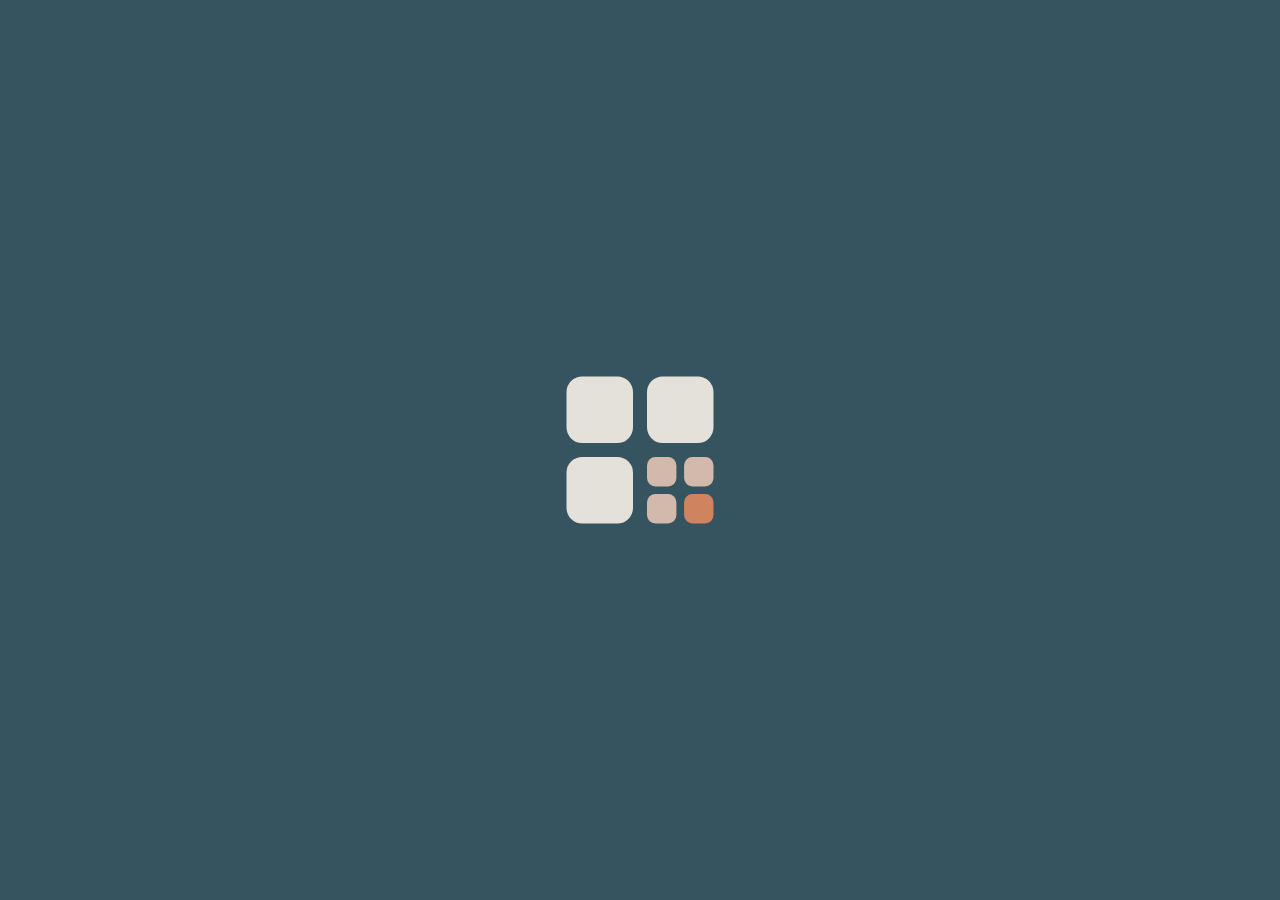
<file: index-juegos.html>
<!DOCTYPE html>
<html lang="es">
<head>
<meta charset="UTF-8">
<meta name="viewport" content="width=device-width, initial-scale=1">
<meta name="s321:pieza" content="sala-de-juegos">
<title>Sala de juegos · Secuencia321</title>
<link rel="icon" type="image/svg+xml" href="favicon.svg">
<script>
(function(){
  var inicio, pendiente;
  function ver(){
    var b = document.body;
    window.clearTimeout(pendiente);
    if (!b){ pendiente = window.setTimeout(ver, 100); return; }
    if (b.classList.contains('pagina-lista')) return;
    if (inicio === undefined) inicio = performance.now();
    var restante = window.matchMedia('(prefers-reduced-motion: reduce)').matches
      ? 0 : 1100 - (performance.now() - inicio);
    if (restante > 0) { pendiente = window.setTimeout(ver, restante); return; }
    b.classList.remove('pagina-cargando');
    b.classList.add('pagina-lista');
  }
  window.s321MostrarPagina = ver;
  ver();
})();
</script>
<link rel="preconnect" href="https://fonts.googleapis.com">
<link href="https://fonts.googleapis.com/css2?family=Lora:wght@400;600;700&family=Nunito:wght@400;600;700;800&family=Source+Code+Pro:wght@400;600;700&display=swap" rel="stylesheet">
<link rel="stylesheet" href="https://cdnjs.cloudflare.com/ajax/libs/font-awesome/6.5.2/css/all.min.css">
<style>
:root{
  --pe-hondo:#0f2d3a; --pe-base:#173f50; --pe-caja:#2a4e5e; --pe-claro:#2c5c70;
  --no-panel-linea:#346375;
  --te-hondo:#8f3a1e; --te-claro:#e08a5f;
  --ok:#327a52; --crema:#f7f1e9; --papel:#fffcf7; --borde-calido:#e4c5b5;
  --ti:#1b1512; --ti-t:#4a3f38;
  --lora:"Lora",Georgia,"Times New Roman",serif;
  --nunito:"Nunito",system-ui,sans-serif;
  --mono:"Source Code Pro",ui-monospace,"Courier New",monospace;
  --dur-rapida:160ms; --dur-base:260ms; --dur-media:380ms; --dur-lenta:560ms;
  --ease-salida:cubic-bezier(.16,1,.3,1); --ease-entrada:cubic-bezier(.7,0,.84,0);
  --ease-estandar:cubic-bezier(.2,.8,.2,1); --ease-enfasis:cubic-bezier(.22,1,.36,1);
}
*{box-sizing:border-box}
html,body{margin:0}
html{hyphens:auto}
body{
  color:var(--crema);
  font-family:var(--nunito); font-size:16px; font-weight:400; line-height:1.45;
  background:#0b1f28;
}
.escenario{position:fixed; inset:0; z-index:0; pointer-events:none; overflow:hidden}
.escenario .base{position:absolute; inset:0; background:
  radial-gradient(720px 420px at 12% -10%, rgba(224,138,95,.18), transparent 60%),
  radial-gradient(560px 380px at 100% 0%, rgba(34,86,108,.55), transparent 55%),
  linear-gradient(180deg,#123445 0%, #0f2d3a 42%, #0b1f28 100%);}
.escenario .halo{
  position:absolute; width:520px; height:520px; left:8%; top:-8%;
  background:radial-gradient(circle, rgba(176,74,42,.1), transparent 72%);
  animation:deriva 26s var(--ease-estandar) infinite alternate;
}
.escenario .geom{
  position:absolute; inset:0; width:auto; height:auto; opacity:.2;
  background:
    linear-gradient(rgba(247,241,233,.16) 1px, transparent 1px) 0 0 / 28px 28px,
    linear-gradient(90deg, rgba(247,241,233,.16) 1px, transparent 1px) 0 0 / 28px 28px;
  mask-image:radial-gradient(circle at 30% 30%, #000 20%, transparent 72%);
}
.escenario .vineta{position:absolute; inset:0; background:radial-gradient(circle at 50% 30%, transparent 40%, rgba(8,20,28,.55) 100%)}
body[data-vista="salas"] .escenario .halo{left:auto; right:-40px; background:radial-gradient(circle, rgba(44,92,112,.16), transparent 72%)}
body[data-vista="catalogo"] .escenario .halo{left:40%; top:40px; background:radial-gradient(circle, rgba(90,58,82,.14), transparent 72%)}
body[data-vista="orientador"] .escenario .halo{left:0; top:80px; background:radial-gradient(circle, rgba(224,138,95,.1), transparent 72%)}
body[data-vista="sala"] .escenario .halo{background:radial-gradient(circle, color-mix(in srgb, var(--halo,#e08a5f) 14%, transparent), transparent 74%)}
@keyframes deriva{from{transform:translate3d(0,0,0)} to{transform:translate3d(40px,28px,0)}}
.skip{position:absolute; left:16px; top:8px; transform:translateY(-150%); background:var(--papel); color:var(--ti); padding:8px 16px; z-index:30}
.skip:focus{transform:none}
:focus{outline:none}
:focus-visible{outline:2px solid var(--te-claro); outline-offset:3px}
.sr{position:absolute; width:1px; height:1px; padding:0; margin:-1px; overflow:hidden; clip:rect(0,0,0,0); white-space:nowrap; border:0}
#marco{position:fixed; inset:0; overflow:auto; z-index:1}
#app{
  position:relative; left:auto; top:auto;
  width:100%; min-height:100%; height:auto;
  margin:0; padding:clamp(14.4px, 2.4vw, 43.2px) clamp(16px, 3vw, 48px) clamp(12px, 2vw, 36px);
  transform:none; display:flex; flex-direction:column; gap:12px; overflow:visible;
}
#app h1,#app h2,#app h3,#app p,#app a,#app button,#app li,#app span,#app label{
  min-width:0; max-width:100%; overflow-wrap:normal; word-break:normal; hyphens:none;
}
.barra{
  min-height:64px; height:auto; display:flex; align-items:center; gap:12px; flex-wrap:wrap;
  background:linear-gradient(180deg, rgba(15,45,58,.5), rgba(15,45,58,.22));
  border-bottom:1px solid rgba(228,197,181,.22);
}
.marca{display:flex; align-items:center; gap:12px; color:inherit; text-decoration:none; min-height:44px; font-family:var(--lora); font-weight:600; font-size:20px; line-height:1.2}
.marca svg{width:36px; height:36px; flex:0 0 auto}
.nav{display:flex; gap:4px; margin-left:auto; flex-wrap:wrap}
.nav a,.btn{
  display:inline-flex; align-items:center; justify-content:center; min-height:44px; padding:8px 16px;
  font:500 16px/1.2 var(--nunito); text-decoration:none; color:var(--crema);
  border:1px solid transparent; background:transparent; cursor:pointer; border-radius:11px;
}
.nav a{position:relative}
.nav a[aria-current="page"]::after{
  content:""; position:absolute; left:16px; right:16px; bottom:6px; height:2px; background:var(--te-claro);
  transform-origin:left; animation:linea var(--dur-base) var(--ease-enfasis);
}
@keyframes linea{from{transform:scaleX(.2)} to{transform:scaleX(1)}}
.btn-primario,.accion{
  position:relative;
  background:var(--te-hondo); color:var(--crema); border:1px solid #a34a2c;
  display:inline-flex; align-items:center; gap:8px; min-height:40px; height:40px; padding:0 16px;
  font:500 16px/1.2 var(--nunito); text-decoration:none; cursor:pointer; border-radius:11px;
  box-shadow:inset 0 1px 0 rgba(247,241,233,.25), 0 8px 18px rgba(143,58,30,.28);
  transition:transform var(--dur-rapida) var(--ease-salida), background var(--dur-base) var(--ease-estandar);
}
.btn-primario::after,.accion::after{content:""; width:8px; height:8px; border-right:2px solid currentColor; border-top:2px solid currentColor; transform:rotate(45deg); transition:transform var(--dur-rapida) var(--ease-enfasis)}
.btn-primario:hover::after,.accion:hover::after{transform:translateX(3px) rotate(45deg)}
.btn-primario:active,.accion:active{transform:translateY(1px)}
.btn-sec,.btn-ghost{
  display:inline-flex; align-items:center; min-height:40px; height:40px; padding:0 16px; border-radius:11px;
  font:500 16px/1.2 var(--nunito); cursor:pointer; color:var(--crema);
  background:transparent; border:1px solid rgba(228,197,181,.45);
  transition:border-color var(--dur-rapida) var(--ease-salida), background var(--dur-rapida) var(--ease-salida);
}
.btn-sec:hover,.btn-ghost:hover{background:rgba(247,241,233,.06)}
main{min-width:0; min-height:0; overflow:visible; display:flex; flex-direction:column}
.lienzo{flex:1; min-height:0; min-width:0; overflow:auto; overscroll-behavior:contain; view-transition-name:lienzo; padding:8px 0}
.lienzo.sale{opacity:0; transform:translateY(18px); transition:opacity var(--dur-base) var(--ease-entrada), transform var(--dur-base) var(--ease-entrada)}
.lienzo.entra > *{animation:sube var(--dur-media) var(--ease-salida) both}
.lienzo.entra > *:nth-child(2){animation-delay:50ms}
@keyframes sube{from{opacity:0; transform:translateY(16px)} to{opacity:1; transform:none}}
h1,h2,h3{font-family:var(--lora); font-weight:600; line-height:1.15; letter-spacing:-.02em; margin:0}
h1{font-size:36px; view-transition-name:titulo}
h2{font-size:24px}
h3{font-size:18px; color:var(--crema)}
.kicker{margin:0; font-family:var(--mono); font-size:12px; line-height:1.3; letter-spacing:.04em; color:var(--te-claro)}
.bajada{margin:0; color:#f3e6df; font-size:17px; line-height:1.35}
.lienzo:has(> .portada){position:relative; overflow:visible; padding:0}
.portada{
  position:relative; left:auto; top:auto; width:100%; height:auto;
  display:grid; grid-template-columns:minmax(0, 1.05fr) minmax(280px, .95fr); column-gap:clamp(16px, 2vw, 28px); row-gap:20px;
}
.entrada{width:auto; height:auto; display:flex; flex-direction:column; gap:8px}
.entrada h1{font-size:clamp(34px, 4vw, 52px); line-height:1.05; max-width:18ch}
.resumen{display:flex; flex-wrap:wrap; gap:12px 16px; margin:0; font-size:14px; color:#f3e6df}
.resumen span{border-bottom:1px solid rgba(228,197,181,.35)}
.acciones{display:flex; flex-wrap:wrap; gap:8px; margin:0}
.escena-salas{width:auto; height:auto; display:grid; grid-template-rows:auto minmax(0, 1fr); align-content:start; gap:8px}
.escena-salas h2{font-size:24px; line-height:1.2}
.indice{
  display:grid; grid-template-columns:1fr 1fr; grid-auto-rows:minmax(40px, auto);
  gap:8px 12px; margin:0; padding:0; list-style:none;
}
.indice a{
  display:flex; align-items:center; gap:8px; width:100%; height:auto; min-height:44px;
  padding:0 13px; border-radius:11px; font-size:15px;
  color:var(--crema); text-decoration:none; background:rgba(23,63,80,.72);
  border:1px solid var(--no-panel-linea);
  transition:transform var(--dur-rapida) var(--ease-enfasis), background var(--dur-base) var(--ease-estandar);
}
.indice a:hover{transform:translateY(-1px)}
.indice i{color:#e08a5f; font-size:1.05rem; width:1.25em; text-align:center; flex:0 0 auto}
.indice strong{font-weight:600; font-family:var(--lora); font-size:15px}
.destacado{
  position:relative; left:auto; top:auto; width:100%; height:auto;
  display:grid; grid-template-columns:minmax(0, 1.4fr) minmax(180px, .6fr); gap:clamp(12px, 2vw, 28px);
  padding:18px; align-items:center; margin-top:16px;
  background:linear-gradient(135deg, rgba(224,138,95,.16), transparent 42%), #143646;
  border:1px solid rgba(228,197,181,.35); border-radius:28px;
  box-shadow:inset 0 1px 0 rgba(247,241,233,.12), 0 24px 40px rgba(8,24,32,.35);
}
.destacado .lectura{width:auto; height:auto; padding:16px; background:var(--papel); color:var(--ti); border-radius:18px; display:flex; flex-direction:column; gap:8px}
.destacado h2{font-size:clamp(22px, 2.4vw, 28px); color:var(--pe-hondo); line-height:1.1}
.destacado .lectura p{font-size:17px; line-height:1.35; margin:0}
.destacado .estado{font-size:14px; color:var(--ti-t)}
.dominos{width:min(100%, 380px); height:auto; justify-self:center; align-self:center}
.lienzo:has(.mosaico){display:flex; flex-direction:column; gap:12px; padding:8px 0 0; overflow:visible}
.mosaico{
  width:100%; height:auto; margin:0;
  display:grid;
  grid-template-columns:repeat(auto-fit, minmax(min(100%, 220px), 1fr));
  gap:14px;
}
.sala-btn{
  --mx:50%; --my:40%;
  appearance:none; text-align:left; cursor:pointer; width:100%; height:auto; min-height:148px; color:var(--crema);
  background:linear-gradient(160deg, rgba(247,241,233,.05), transparent 36%), #16384a;
  border:1px solid rgba(228,197,181,.16); border-radius:18px;
  padding:18px;
  display:flex; flex-direction:column; align-items:flex-start; gap:6px;
  box-shadow:inset 0 1px 0 rgba(247,241,233,.14), 0 12px 24px rgba(8,22,30,.28);
  position:relative;
  transition:border-color var(--dur-rapida) var(--ease-salida);
}
.sala-btn::before{
  content:""; position:absolute; inset:0; border-radius:18px; pointer-events:none;
  background:radial-gradient(180px circle at var(--mx) var(--my), rgba(224,138,95,.22), transparent 60%);
  opacity:0; transition:opacity var(--dur-base) var(--ease-salida);
}
.sala-btn::after{content:""; position:absolute; left:0; top:18px; height:28px; width:3px; border-radius:2px; background:var(--marca, var(--te-claro))}
.sala-btn:hover::before,.sala-btn:focus-visible::before{opacity:1}
.sala-btn svg{width:52px; height:52px; flex:0 0 52px; position:relative; z-index:1}
.sala-btn .n{font-family:var(--mono); font-size:12px; color:var(--te-claro); position:relative; z-index:1}
.sala-btn h2{font-size:23px; line-height:1.1; position:relative; z-index:1}
.sala-btn .lema{margin:0; font-size:15px; line-height:1.25; color:#f7f1e9; position:relative; z-index:1}
.sala-btn .gesto{margin:0; font-size:13px; line-height:1.25; color:#d9cfc4; position:relative; z-index:1}
.pie{
  height:48px; margin-top:auto; width:100%;
  display:flex; flex-direction:column; justify-content:flex-end; gap:2px;
  padding-top:4px; border-top:1px solid rgba(247,241,233,.12);
  font-size:13px; position:relative; z-index:1;
}
.ok{color:#9ddec0; font-weight:500}
.espera{color:#d9cfc4; font-weight:500}
.cue{color:var(--te-claro); font-weight:500}
.trazo{stroke:var(--te-claro)}
.sala-btn[data-sala="desafio"]:hover svg{animation:peldaño var(--dur-media) var(--ease-enfasis)}
.sala-btn[data-sala="memoria"]:hover svg rect:last-child{animation:huella var(--dur-lenta) var(--ease-estandar)}
.sala-btn[data-sala="velocidad"]:hover svg{animation:pulso var(--dur-media) var(--ease-enfasis)}
.sala-btn[data-sala="estrategia"]:hover svg{animation:bifurca var(--dur-media) var(--ease-enfasis)}
.sala-btn[data-sala="concentracion"]:hover svg path.trazo{animation:revela var(--dur-media) var(--ease-enfasis)}
.sala-btn[data-sala="probabilidad"]:hover svg{animation:reparte var(--dur-media) var(--ease-estandar)}
.sala-btn[data-sala="tiempo"]:hover svg{animation:intervalo var(--dur-lenta) var(--ease-estandar)}
.sala-btn[data-sala="calculo"]:hover svg{animation:recompone var(--dur-media) var(--ease-enfasis)}
.sala-btn[data-sala="analisis"]:hover svg{animation:enlaza var(--dur-media) var(--ease-estandar)}
.sala-btn[data-sala="construccion"]:hover svg{animation:ensambla var(--dur-media) var(--ease-enfasis)}
@keyframes peldaño{from{transform:translateY(8px)} to{transform:none}}
@keyframes huella{from{opacity:.25} to{opacity:1}}
@keyframes pulso{0%{transform:translateX(-6px)} 100%{transform:none}}
@keyframes bifurca{from{transform:scale(.94)} to{transform:none}}
@keyframes revela{from{stroke-dashoffset:12} to{stroke-dashoffset:0}}
@keyframes reparte{from{transform:translateY(6px)} to{transform:none}}
@keyframes intervalo{from{transform:scaleX(.86); transform-origin:left} to{transform:none}}
@keyframes recompone{from{transform:translateX(-5px)} to{transform:none}}
@keyframes enlaza{from{transform:scaleX(.9)} to{transform:none}}
@keyframes ensambla{from{transform:translateY(5px)} to{transform:none}}
.lienzo.entra .sala-btn{
  animation-name:sube, flota;
  animation-duration:var(--dur-media), 8s;
  animation-timing-function:var(--ease-salida), ease-in-out;
  animation-iteration-count:1, infinite;
  animation-fill-mode:both, none;
  animation-delay:0s, var(--desfase, -2s);
}
.volver{appearance:none; background:none; border:0; color:var(--te-claro); min-height:44px; padding:8px 0; font:500 16px/1.2 var(--nunito); cursor:pointer}
.cabeza-sala{display:flex; flex-direction:column; gap:8px; margin:0 0 12px; padding-bottom:8px; border-bottom:1px solid rgba(228,197,181,.25)}
.cabeza-sala .meta{margin:0; font-size:14px; color:#f3e6df}
.sala-hero{display:flex; align-items:center; gap:16px}
.sala-hero svg{width:52px; height:52px; flex:0 0 auto}
.layout-sala{display:grid; grid-template-columns:1.35fr .75fr; gap:16px; min-height:0; flex:1}
.layout-sala h2{margin:0 0 10px}
.lienzo:has(.layout-sala), .lienzo:has(#lista-juegos){display:block; height:auto; overflow:visible}
#lista-juegos,.layout-sala > div:first-child,.pedagogia{min-height:0; overflow:visible; height:auto; max-height:none}
.tabs{display:flex; flex-wrap:wrap; gap:8px; margin:0 0 8px}
.tabs button{min-height:40px; padding:8px 14px; border-radius:11px; border:1px solid var(--no-panel-linea); background:#16384a; color:var(--crema); font:500 14px/1.2 var(--nunito); cursor:pointer}
.tabs button[aria-selected="true"]{background:var(--papel); color:var(--ti); border-color:var(--papel)}
.panel{padding:16px}
.lectura{background:var(--papel); color:var(--ti); border-radius:18px}
.lectura .estado{color:var(--ti-t)}
.lectura .kicker{color:var(--te-hondo)}
.panel p,.sinopsis{margin:0}
.mecanicas{margin:12px 0 0; font-family:var(--mono); font-size:12px; line-height:1.4; color:var(--ti-t)}
.catalogo,.lista{list-style:none; margin:0; padding:0; display:grid; grid-template-columns:1fr 1fr; gap:12px}
.catalogo li,.lista li{
  padding:16px; display:flex; flex-direction:column; gap:8px; border-radius:14px;
  background:#143646; color:var(--crema); border:1px solid var(--no-panel-linea);
  border-left:3px solid var(--marca, var(--te-claro));
}
.catalogo li.listo,.lista li.listo{background:linear-gradient(180deg, rgba(224,138,95,.12), #173f50 40%)}
.estado{margin:0; font-size:14px; color:#d9cfc4}
.fila-acc{display:flex; flex-wrap:wrap; gap:8px}
.filtros{
  display:grid; grid-template-columns:1.4fr .8fr .8fr auto; gap:12px; align-items:end;
  margin:0 0 12px; padding:16px; border-radius:22px;
  background:rgba(15,45,58,.55); border:1px solid rgba(228,197,181,.22);
}
.campo label{display:block; margin-bottom:8px; font-size:14px; font-weight:500; color:var(--crema)}
.campo input,.campo select{
  width:100%; min-height:40px; border-radius:11px; border:1px solid var(--no-panel-linea);
  background:#0f2d3a; color:var(--crema); padding:8px 12px; font:400 16px/1.4 var(--nunito);
}
.cuenta{margin:0 0 12px; font-size:14px; color:var(--te-claro)}
.vacio{padding:18px; border-radius:22px; background:#143646; border:1px solid var(--no-panel-linea)}
.ficha{display:grid; gap:12px}
.ficha-escena{
  display:grid; gap:16px; padding:20px; border-radius:28px;
  background:linear-gradient(160deg, rgba(224,138,95,.14), #123445 46%);
  border:1px solid rgba(228,197,181,.32);
}
.nota{color:#f3e6df; font-size:14px; margin:6px 0 0}
.ejes{display:grid; grid-template-columns:1fr 1fr 1fr; gap:12px; margin:12px 0}
.eje{padding:14px; border-radius:22px; background:#143646; border:1px solid var(--no-panel-linea); border-top:2px solid var(--te-claro)}
.resultado{padding:18px}
.resultado h2{color:var(--pe-hondo); margin:4px 0 8px; font-size:28px}
.receta{margin:12px 0; padding:12px 16px; border-left:4px solid var(--te-hondo); background:#f9f3ea; color:var(--ti)}
.aviso{padding:12px 16px; background:#234c5e; border:1px solid #346375}
.meta{margin:0; font-size:14px; color:#f3e6df}
#senal-proyeccion{display:none; margin:0 0 0 8px; font-family:var(--mono); font-size:12px; color:var(--te-claro)}
body.proyeccion #senal-proyeccion{display:block}
body.proyeccion footer.pie-pag, body.proyeccion .mecanicas{display:none}
footer.pie-pag{
  height:50px; margin:0; padding:0;
  display:flex; justify-content:space-between; align-items:center; gap:16px;
  border-top:1px solid rgba(247,241,233,.14); color:#d9cfc4; font-size:12px; line-height:1.3;
}
footer.pie-pag p{margin:0}
::view-transition-old(lienzo){animation:sale-vt var(--dur-media) var(--ease-entrada) both}
::view-transition-new(lienzo){animation:entra-vt var(--dur-media) var(--ease-salida) both}
@keyframes sale-vt{to{opacity:0; transform:translateY(-12px)}}
@keyframes entra-vt{from{opacity:0; transform:translateY(22px)}}
#giro{position:fixed; inset:0; z-index:40; display:grid; place-items:center; padding:24px; background:#0f2d3a; color:#f7f1e9}
#giro[hidden]{display:none}
.giro-caja{max-width:24rem}
.giro-caja svg{width:88px; height:88px}
.giro-caja h2{font-size:32px; margin:8px 0}
.giro-flecha{transform-origin:40px 66px; animation:girar 1.6s ease-in-out infinite}
@keyframes girar{from{transform:rotate(-12deg)} to{transform:rotate(78deg)}}
body.flujo #marco{position:static; overflow:visible; height:auto}
body.flujo #app{
  position:relative; left:auto; top:auto; width:100%; height:auto;
  transform:none; overflow:visible;
  display:flex; flex-direction:column;
  padding:16px;
}
body.flujo .portada,body.flujo .destacado,body.flujo .escena-salas,body.flujo .entrada,
body.flujo .ejes,body.flujo .filtros,body.flujo .lista,body.flujo .catalogo,body.flujo .layout-sala,body.flujo .mosaico{
  position:static; width:auto; height:auto; grid-template-columns:1fr; grid-template-rows:none;
}
body.flujo .indice{grid-template-columns:1fr; grid-template-rows:none}
body.flujo .indice a{width:100%}
body.flujo .sala-btn{height:auto}
body.flujo .lienzo,body.flujo main{overflow:visible; display:block; height:auto}

/* El marco deja de ser un lienzo fijo de 16:9. Cada orientación tiene su estructura. */
body[data-marco="ancho"] #marco,
body[data-marco="cine"] #marco{overflow:hidden}
body[data-marco="ancho"] #app,
body[data-marco="cine"] #app{
  height:100%; min-height:0; overflow:hidden;
  display:grid; grid-template-rows:auto minmax(0, 1fr) auto; gap:8px;
}
body[data-marco="ancho"] main,
body[data-marco="cine"] main,
body[data-marco="tabla"] main{min-height:0; flex:1; display:flex; overflow:visible}
body[data-marco="ancho"] .lienzo,
body[data-marco="cine"] .lienzo{flex:1; min-height:0; overflow:hidden; display:flex; flex-direction:column}
body[data-marco="ancho"] .lienzo:has(> .portada),
body[data-marco="cine"] .lienzo:has(> .portada){
  display:grid; grid-template-rows:minmax(0, .92fr) minmax(0, 1.08fr); gap:12px; overflow:hidden;
}
body[data-marco="ancho"] .portada,
body[data-marco="cine"] .portada{min-height:0; align-items:stretch}
body[data-marco="ancho"] .escena-salas,
body[data-marco="cine"] .escena-salas{min-height:0}
body[data-marco="ancho"] .indice,
body[data-marco="cine"] .indice,
body[data-marco="tabla"] .indice{height:100%; grid-template-rows:repeat(5, minmax(0, 1fr))}
body[data-marco="ancho"] .indice a,
body[data-marco="cine"] .indice a{min-height:0; height:100%}
body[data-marco="ancho"] .destacado,
body[data-marco="cine"] .destacado{margin-top:0; min-height:0; height:100%; overflow:hidden}
body[data-marco="cine"]{font-size:15px}
body[data-marco="cine"] .entrada h1{font-size:clamp(28px, 3.2vw, 40px)}
body[data-marco="cine"] #app{padding:8px 20px}
body[data-marco="cine"] .destacado .lectura p,
body[data-marco="cine"] .bajada{font-size:15px}
body[data-marco="tabla"] #app{min-height:100%}
body[data-marco="tabla"] .portada{grid-template-columns:minmax(0, 1fr) minmax(0, 1fr)}
body[data-marco="tabla"] .mosaico,
body[data-marco="ancho"] .mosaico,
body[data-marco="cine"] .mosaico{
  flex:1; min-height:0; height:100%;
  grid-template-columns:repeat(5, minmax(0, 1fr));
  grid-template-rows:repeat(2, minmax(0, 1fr));
}
body[data-marco="tabla"] .sala-btn,
body[data-marco="ancho"] .sala-btn,
body[data-marco="cine"] .sala-btn{height:100%; min-height:0}
body[data-marco="retrato"] .portada,
body[data-marco="telefono"] .portada,
body[data-marco="retrato"] .destacado,
body[data-marco="telefono"] .destacado{grid-template-columns:1fr}
body[data-marco="telefono"] .indice{grid-template-columns:1fr}
body[data-marco="telefono"] .barra{align-items:flex-start}
body[data-marco="telefono"] .nav{margin-left:0; width:100%}
body[data-marco="telefono"] .mosaico,
body[data-marco="retrato"] .mosaico{grid-template-columns:1fr}
body[data-marco="retrato"] .mosaico{grid-template-columns:1fr 1fr}
body[data-marco="telefono"] .layout-sala,
body[data-marco="retrato"] .layout-sala,
body[data-marco="telefono"] .filtros,
body[data-marco="retrato"] .filtros,
body[data-marco="telefono"] .ejes,
body[data-marco="retrato"] .ejes,
body[data-marco="telefono"] .catalogo,
body[data-marco="telefono"] .lista,
body[data-marco="retrato"] .catalogo,
body[data-marco="retrato"] .lista{grid-template-columns:1fr}
body[data-marco="telefono"] h1,
body[data-marco="retrato"] h1{font-size:clamp(32px, 8vw, 44px)}
#giro{display:none !important}

@media (prefers-reduced-motion:reduce){
  .escenario .halo,.escenario .geom,.giro-flecha{animation:none}
  .lienzo,.lienzo.sale,.sala-btn,.btn-primario,.accion,.nav a[aria-current="page"]::after{animation:none; transition:opacity 100ms linear}
  ::view-transition-old(lienzo),::view-transition-new(lienzo){animation:none}
}

/* La misma voz que la portada: degradado suave, sin rejilla, sin brillo metálico. */
body{
  font-weight:600; line-height:1.55;
  background:
    radial-gradient(1100px 520px at 82% -8%, #24576b 0%, transparent 62%),
    linear-gradient(168deg, #1b485c 0%, #173f50 46%, #0f2d3a 100%);
}
.escenario .base{background:
  radial-gradient(1100px 520px at 82% -8%, #24576b 0%, transparent 62%),
  linear-gradient(168deg, #1b485c 0%, #173f50 46%, #0f2d3a 100%)}
.escenario .halo,.escenario .geom,.escenario .vineta{display:none}
.escenario .numeros{position:absolute; inset:0; pointer-events:none; overflow:hidden}
.escenario .numeros span{position:absolute; font-family:var(--mono); font-weight:700; color:#e4c5b5; opacity:.055; user-select:none; animation:flotar 22s ease-in-out infinite}
.escenario .numeros span:nth-child(1){left:8%; top:18%; font-size:92px}
.escenario .numeros span:nth-child(2){right:12%; top:8%; font-size:120px; animation-delay:-6s}
.escenario .numeros span:nth-child(3){right:22%; top:42%; font-size:72px; animation-delay:-11s}
.escenario .numeros span:nth-child(4){left:18%; bottom:16%; font-size:84px; animation-delay:-4s}
.escenario .numeros span:nth-child(5){right:8%; bottom:12%; font-size:96px; animation-delay:-9s}
.escenario .numeros span:nth-child(6){left:42%; bottom:8%; font-size:64px; animation-delay:-14s}
.escenario .numeros span:nth-child(7){left:4%; top:48%; font-size:70px; animation-delay:-2s}
@keyframes flotar{0%,100%{transform:translateY(0)}50%{transform:translateY(-26px)}}
.barra{
  position:sticky; top:0; z-index:40;
  background:rgba(23,63,80,.97);
  -webkit-backdrop-filter:saturate(140%) blur(8px);
  backdrop-filter:saturate(140%) blur(8px);
  border:0; border-bottom:1px solid rgba(228,197,181,.16);
  flex-wrap:nowrap; align-items:center; gap:16px;
  min-height:70px;
  margin:calc(-1 * clamp(14.4px, 2.4vw, 43.2px)) calc(-1 * clamp(16px, 3vw, 48px)) 12px;
  padding:14px clamp(18px, 2vw, 28px);
}
.marca{gap:11px; color:#f7f1e9; font-weight:700; font-size:1.06rem; flex:0 0 auto}
.marca-icono{width:40px; height:40px; border-radius:12px; flex:0 0 auto; border:1px solid rgba(228,197,181,.28); overflow:hidden}
.marca-icono img{width:100%; height:100%; border-radius:inherit; display:block}
.marca-txt{font-family:var(--lora); font-weight:700; font-size:1.219rem; color:#f7f1e9; white-space:nowrap}
.nav{flex-wrap:wrap; gap:4px; min-width:0; margin-left:auto; justify-content:flex-end}
.nav a,.btn{white-space:nowrap; overflow-wrap:normal; word-break:keep-all; min-height:40px; padding:8px 13px; font:700 1.035rem/1.2 var(--nunito); color:#e4c5b5; border-radius:9px; background:transparent; border-color:transparent}
.nav a:hover{background:rgba(228,197,181,.13); color:#fffcf7; transform:none}
.nav a[aria-current="page"]{background:transparent; color:#fffcf7}
.nav a.btn-barra{
  position:relative; margin-left:36px; background:#a8512f; color:#fffcf7;
  padding:9px 17px; font-weight:800; border-radius:9px; box-shadow:0 2px 8px rgba(143,58,30,.32);
}
.nav a.btn-barra::before{content:""; position:absolute; left:-20px; top:50%; width:1px; height:20px; background:rgba(228,197,181,.32); transform:translateY(-50%)}
.nav a.btn-barra:hover,.nav a.btn-barra[aria-current="page"]{background:#b55537; color:#fffcf7}
.nav a[aria-current="page"]::after{content:none}
.btn-icono{
  position:fixed; right:22px; bottom:22px; z-index:60;
  display:inline-flex; align-items:center; justify-content:center;
  width:37px; height:37px; min-height:0; margin:0; padding:0;
  border:0; border-radius:0; background:transparent; box-shadow:none;
  color:#c5b1a6; cursor:pointer;
}
.btn-icono svg{width:21px; height:21px}
.btn-icono:hover,.btn-icono:active,.btn-icono[aria-pressed="true"]{
  background:transparent; border:0; color:#d8c8be; transform:none; box-shadow:none;
}
.btn-primario,.accion,.btn-sec,.btn-ghost,.indice a{
  transition:transform .32s cubic-bezier(.22,1,.36,1), box-shadow .32s cubic-bezier(.22,1,.36,1), background .2s;
}
.btn-primario,.accion{
  background:#a8512f; color:#fffcf7; border:2px solid transparent; min-height:48px; height:auto; padding:14px 22px;
  font:800 .98rem/1.2 var(--nunito); border-radius:11px; box-shadow:0 4px 14px rgba(143,58,30,.4);
}
.btn-primario:hover,.accion:hover{background:#b55537; transform:translateY(-4px); box-shadow:0 10px 22px rgba(143,58,30,.45)}
.btn-primario:active,.accion:active,.btn-sec:active,.btn-ghost:active{transform:translateY(2px) scale(.97)}
.btn-primario:hover::after,.accion:hover::after{transform:rotate(45deg)}
.btn-sec,.btn-ghost{
  height:auto; min-height:48px; padding:14px 22px; font:800 .98rem/1.2 var(--nunito); color:#fffcf7;
  border:2px solid rgba(228,197,181,.42); border-radius:11px; background:transparent;
}
.btn-sec:hover,.btn-ghost:hover{background:rgba(228,197,181,.13); border-color:#e4c5b5; transform:translateY(-4px)}
.entrada h1{max-width:100%; font-size:clamp(28px, 3vw, 46px); color:#fffcf7}
.entrada,.escena-salas{min-width:0}
.indice a{background:rgba(15,45,58,.42); border:0; border-radius:14px; color:#fffcf7; position:relative}
.indice a:hover{transform:translateY(-3px); background:rgba(15,45,58,.62); z-index:50}
.indice .n{color:#e08a5f; font-weight:700}
.indice strong{color:#fffcf7; font-weight:700}
.destacado{
  background:none; border:0; border-radius:0; box-shadow:none; padding:0;
}
.destacado .lectura{background:rgba(255,252,247,.78)}
.sala-btn{
  background:linear-gradient(165deg, #204e62 0%, #173f50 100%);
  border:1px solid rgba(228,197,181,.16);
  border-radius:28px;
  box-shadow:0 18px 36px rgba(8,22,30,.18);
  animation:flota 8s ease-in-out infinite;
  transition:translate .5s cubic-bezier(.22,1,.36,1), box-shadow .5s cubic-bezier(.22,1,.36,1);
}
.sala-btn::after{content:none}
.sala-btn:hover{translate:0 -8px; box-shadow:0 28px 48px rgba(8,22,30,.26)}
.mosaico .sala-btn:nth-child(3n+1){--desfase:-1.1s}
.mosaico .sala-btn:nth-child(3n+2){--desfase:-3.6s}
.mosaico .sala-btn:nth-child(3n){--desfase:-6s}
@keyframes flota{0%,100%{top:0}50%{top:-7px}}
.sala-btn .lema{font-size:18px; line-height:1.5; font-weight:700; color:#fffcf7}
.sala-btn .gesto{font-size:16.5px; line-height:1.5; color:#e4c5b5}
.sala-btn .pie{border:0; height:auto; padding-top:14px; margin-top:auto; flex-direction:row; justify-content:flex-end; align-items:center}
.sala-btn .cue{
  display:inline-flex; align-items:center; justify-content:center;
  width:44px; height:44px; margin-left:auto; padding:0;
  background:rgba(168,81,47,.2); color:#e08a5f; border-radius:999px;
  box-shadow:none;
  transition:translate .5s cubic-bezier(.22,1,.36,1), background .4s var(--ease-salida);
}
.sala-btn .cue svg{width:22px; height:22px; flex:0 0 22px}
.sala-btn:hover .cue{translate:8px 0; background:rgba(168,81,47,.38)}
.sala-btn svg{color:#e08a5f}
body[data-marco="tabla"] .mosaico,
body[data-marco="ancho"] .mosaico,
body[data-marco="cine"] .mosaico{
  flex:none; height:auto; min-height:0;
  grid-template-columns:repeat(5, minmax(0, 1fr));
  grid-template-rows:none; gap:18px;
}
body[data-marco="tabla"] .sala-btn,
body[data-marco="ancho"] .sala-btn,
body[data-marco="cine"] .sala-btn{height:auto; min-height:0; overflow:visible}
.catalogo li,.lista li{
  background:linear-gradient(165deg, #204e62 0%, #173f50 100%);
  border:1px solid rgba(228,197,181,.14);
  border-radius:28px;
  box-shadow:0 16px 32px rgba(8,22,30,.16);
  padding:20px 22px;
  gap:10px;
}
.catalogo li h3,.lista li h3{
  font-family:var(--lora); font-weight:700; font-size:26.45px;
  letter-spacing:-.015em; color:#fffcf7; line-height:1.14;
}
.catalogo .sinopsis,.lista .sinopsis{
  font-family:var(--nunito); font-size:18.57px; line-height:1.3; font-weight:600; color:#e4c5b5;
}
.catalogo .estado,.lista .estado{font-size:15px; line-height:1.3; color:#d9cfc4}
.filtros{
  background:transparent; border:0; box-shadow:none; border-radius:0; padding:0;
}
.campo label{font-family:var(--nunito); font-weight:700; font-size:15px; color:#e4c5b5}
.campo input,.campo select{
  border-radius:999px; border:1px solid rgba(228,197,181,.22);
  background:rgba(15,45,58,.4); min-height:48px; padding:10px 18px;
  font:600 .98rem/1.3 var(--nunito); color:#fffcf7;
}
.cuenta{display:none}
body[data-vista="catalogo"] #marco,
body[data-vista="salas"] #marco,
body[data-vista="sala"] #marco,
body[data-vista="ficha"] #marco,
body[data-vista="orientador"] #marco{overflow:auto}
body[data-vista="catalogo"] #app,
body[data-vista="catalogo"] main,
body[data-vista="catalogo"] .lienzo,
body[data-vista="catalogo"] #lista-juegos{
  height:auto; max-height:none; overflow:visible; display:block;
}
.filtros,.eje,.vacio,.ficha-escena{box-shadow:none}
footer.pie-pag{border:0; justify-content:center; color:#e4c5b5; font-size:13px; min-height:36px}

/* Tres grupos, sobre el tamaño de partida (antes de los aumentos).
   Grande (títulos): +15 %. Mediana (redacción): −5 %. Pequeña: igual.
   crédito © Secuencia321 queda fuera.
   Grande   h1 de entrada 28–46 → 32.2–52.9
            «Las salas» 24 → 27.6
            «Tres condiciones» 22–28 → 25.3–32.2
            título de mosaico 23 → 26.45
   Mediana  bajada y ficha 17 → 16.15
            h3 18 → 17.1
   Pequeña  números, gestos, estados, nombres, barra, botones: sin cambio
*/
.kicker,.indice .n,.sala-btn .n{font-size:12px}
.sala-btn .pie{font-size:13px}
.estado,.meta,.cabeza-sala .meta,.campo label,.cuenta,.nota,.destacado .estado,.tabs button{font-size:14px}
.indice a,.indice strong{font-size:15px}
.sala-btn h2{font-family:var(--lora); font-weight:700; font-size:26.45px; letter-spacing:-.015em; color:#fffcf7}
.sala-btn .lema{font-family:var(--nunito); font-size:18.57px; line-height:1.3; font-weight:600; color:#e4c5b5}
.sala-btn .gesto{font-family:var(--nunito); font-size:15px; line-height:1.3; font-weight:600; color:#d9cfc4}
.indice strong{font-size:17.25px; line-height:1.3}
.nav a{font-size:1.035rem; color:#e4c5b5}
.marca,.marca-txt{font-size:1.219rem; color:#f7f1e9}
.bajada{font-size:18.57px; color:#e4c5b5; font-weight:600}
.destacado .lectura p{font-size:18.57px; color:#3d2523}
.btn-primario,.accion,.btn-sec,.btn-ghost{font-size:.98rem}
.volver,.campo input,.campo select,.campo textarea{font-size:16px}
h3{font-size:17.1px}
.sala-btn h2{font-size:26.45px}
.destacado h2{font-size:clamp(25.3px, 2.76vw, 32.2px)}
.resultado h2{font-size:32.2px}
h1,h2,h3{font-weight:700}
h2,.escena-salas h2{font-size:27.6px}
h1{font-size:41.4px}
.entrada h1{
  font-family:var(--lora); font-weight:700; letter-spacing:-.015em; color:#fffcf7;
  font-size:clamp(32.2px, 3.45vw, 52.9px); line-height:1.14; white-space:normal; max-width:11em;
}
.entrada h1 .resalte{color:#e08a5f}
body[data-marco="cine"] .entrada h1{font-size:clamp(32.2px, 3.68vw, 46px)}
h2,.escena-salas h2{font-family:var(--lora); font-weight:700; color:#fffcf7}
body[data-marco="cine"] .bajada,body[data-marco="cine"] .destacado .lectura p{font-size:18.57px}
body[data-marco="cine"] #app{padding-top:10px}
body[data-marco="retrato"] h1,body[data-marco="telefono"] h1{font-size:clamp(36.8px, 9.2vw, 50.6px); line-height:1.2}
#app{gap:28px}
.entrada{gap:28px}
.entrada h1,.bajada{line-height:1.22}
.bajada,.destacado .lectura p{line-height:1.3}
.portada{grid-template-columns:minmax(0, 1.28fr) minmax(0, 1fr); justify-content:stretch; align-items:start; width:100%; column-gap:clamp(48px, 6vw, 96px); row-gap:32px}
.escena-salas{width:100%; max-width:none; overflow:visible}
.indice{grid-template-columns:1fr 1fr; width:100%; max-width:none; overflow:visible; padding-top:8px}
.indice a{width:100%; max-width:none}
.indice strong{font-size:17.25px; line-height:1.3}
.destacado{width:75%; max-width:75%; grid-template-columns:minmax(0, 1fr) 210px; justify-content:start}
.destacado .lectura{max-width:none}
.escena-salas{gap:16px}
.indice{gap:12px 16px}
.destacado{margin-top:96px}
body[data-marco="ancho"] .destacado,
body[data-marco="cine"] .destacado{margin-top:96px; height:auto; overflow:visible}
.destacado .lectura{gap:16px}
.acciones{gap:12px; margin-top:8px}
body[data-marco="telefono"] .indice,
body[data-marco="telefono"] .portada,
body[data-marco="telefono"] .destacado{grid-template-columns:1fr}
body[data-marco="telefono"] .barra,
body[data-marco="retrato"] .barra{align-items:flex-start}
body[data-marco="telefono"] .nav,
body[data-marco="retrato"] .nav{margin-left:0; width:100%; justify-content:flex-start}
body[data-marco="ancho"] #marco,
body[data-marco="cine"] #marco{overflow:auto}
body[data-marco="ancho"] #app,
body[data-marco="cine"] #app{height:auto; min-height:100%; overflow:visible; display:flex; flex-direction:column; gap:32px}
body[data-marco="ancho"] .lienzo,
body[data-marco="cine"] .lienzo,
body[data-marco="ancho"] .lienzo:has(> .portada),
body[data-marco="cine"] .lienzo:has(> .portada){display:block; height:auto; overflow:visible}
body[data-marco="ancho"] .indice a,
body[data-marco="cine"] .indice a{height:auto; min-height:44px}
@media (max-width:1100px){
  .entrada h1{white-space:normal}
}
@media (max-width:720px){
  .portada,.destacado{grid-template-columns:1fr; width:100%; max-width:none}
  .indice{grid-template-columns:1fr; width:100%}
  .indice a{width:100%; max-width:none}
  .destacado{width:100%}
  .nav{margin-left:0; width:100%; justify-content:flex-start}
}
body.pagina-cargando{visibility:hidden}
#s321-precarga{position:fixed; inset:0; z-index:9999; visibility:visible; display:flex; align-items:center; justify-content:center; background:#36545f; opacity:1; transition:opacity .62s cubic-bezier(.22,.8,.25,1)}
#s321-precarga img{width:clamp(144px, 18vw, 224px); height:auto; aspect-ratio:1; opacity:.9; animation:precargaEntrada 1.1s cubic-bezier(.22,.8,.25,1) both}
@keyframes precargaEntrada{from{opacity:.08; transform:translateY(14px)} to{opacity:.9; transform:translateY(0)}}
body.pagina-lista #s321-precarga{opacity:0; pointer-events:none}
body.transita #s321-precarga{opacity:1; pointer-events:auto}

</style>
</head>
<body class="pagina-cargando" data-vista="inicio">
<div id="s321-precarga" aria-hidden="true"><img src="carga.svg" alt=""></div>
<div class="escenario" aria-hidden="true">
  <div class="base"></div>
  <div class="numeros"><span>1</span><span>3</span><span>2</span><span>5</span><span>9</span><span>6</span><span>4</span></div>
</div>
<a class="skip" href="#contenido">Saltar al contenido</a>
<div id="marco">
<div id="app">
  <header class="barra">
    <a class="marca" href="#inicio" data-go="#inicio">
      <span class="marca-icono"><img src="favicon.svg" alt="" width="36" height="36"></span>
      <span class="marca-txt">Juegos</span>
    </a>
    <nav class="nav" aria-label="Secciones">
      <a href="index.html">Portada</a>
      <a href="#inicio" data-go="#inicio" id="nav-inicio">Inicio</a>
      <a href="#salas" data-go="#salas" id="nav-salas">Salas</a>
      <a href="#catalogo" data-go="#catalogo" id="nav-catalogo">Catálogo</a>
      <a class="btn-barra" href="#orientador" data-go="#orientador" id="nav-orientador">Orientador</a>
    </nav>
  </header>
  <main id="contenido"><div id="lienzo" class="lienzo"></div></main>
  <footer class="pie-pag">
    <p>© 2026 Secuencia321</p>
  </footer>
</div>
</div>
<button type="button" class="btn-icono" id="btnProyeccion" aria-pressed="false" aria-label="Pantalla completa">
  <svg viewBox="0 0 24 24" fill="none" stroke="currentColor" stroke-width="2.3" aria-hidden="true"><path d="M8 3H5a2 2 0 0 0-2 2v3"/><path d="M16 3h3a2 2 0 0 1 2 2v3"/><path d="M8 21H5a2 2 0 0 1-2-2v-3"/><path d="M16 21h3a2 2 0 0 0 2-2v-3"/></svg>
</button>
<div id="giro" hidden>
  <div class="giro-caja">
    <svg viewBox="0 0 88 88" aria-hidden="true"><rect x="28" y="10" width="32" height="56" rx="6" fill="none" stroke="#f7f1e9" stroke-width="2"/><rect x="40" y="58" width="8" height="3" rx="1" fill="#e08a5f"/><path class="giro-flecha" d="M18 62c8 16 28 20 42 10" fill="none" stroke="#e08a5f" stroke-width="2"/><path d="M54 68l8 6-8 2" fill="#e08a5f"/></svg>
    <h2>Gira el dispositivo</h2>
    <p>Esta plataforma está diseñada para utilizarse en horizontal.</p>
    <button type="button" class="btn-primario" id="seguir-vertical">Continuar en vertical</button>
  </div>
</div>
<p id="aviso" class="sr" aria-live="polite"></p>
<script type="application/json" id="datos">{"zonas": [{"id": "desafio", "nombre": "Desafío", "lema": "La dificultad sube. El reloj no manda.", "gesto": "Producir y decidir con exigencia creciente", "presion": "calma-exigente", "acento": "#b04a2a", "presentacion": {"que_es": "Una ronda vale si el siguiente peldaño pide más que el anterior: más cifras, una condición nueva, o un camino que ya no se puede resolver de un golpe de vista.", "como_se_articula": "Se fija un criterio único. Se construyen diez peldaños. Cada peldaño cambia una sola variable. El estudiante ve el peldaño, resuelve, y solo entonces aparece el siguiente. No hay ranking. Hay umbral.", "que_no_es": "No es una lista de ejercicios con confeti. Si el gesto no cambia de exigencia, es cálculo disfrazado.", "para_el_aula": "En PDI, un estudiante resuelve el peldaño a la vista. El resto pronostica si va a alcanzar. El maestro señala el criterio, no la cuenta.", "mecanicas": ["PR-2", "PR-3", "EL-2", "BU-1"]}, "juegos": [{"id": "tres-condiciones", "nombre": "Tres condiciones", "sinopsis": "Cada grupo de casillas cumple una condición. Las fichas de dominó no se solapan.", "estado": "listo", "archivo": "juegos/desafio/tres-condiciones/tres-condiciones.html"}]}, {"id": "memoria", "nombre": "Memoria", "lema": "Lo que se tapó sigue contando.", "gesto": "Retener y emparejar", "presion": "calma", "acento": "#5a3a52", "presentacion": {"que_es": "Se muestra, se tapa, se pide. La matemática no está en recordar dibujos: está en recordar una cantidad, una relación o una posición que todavía sirve.", "como_se_articula": "Tres tiempos en la misma pantalla: se ve · se cubre · se usa. El material tapado y el que queda a la vista tienen que hablarse. Si al destapar no hay nada que calcular, era memoria de naipes.", "que_no_es": "No es Memory de figuritas. Dos cartas iguales sin valor matemático no entran.", "para_el_aula": "Tocar en la pizarra. Pocas cartas, grandes. El maestro pregunta qué se está guardando: el número, el lugar, o la relación.", "mecanicas": ["RE-1", "MO-1", "EX-3", "PR-2"]}, "juegos": [{"id": "parejas-de-valor", "nombre": "Parejas de valor", "sinopsis": "Se unen dos caras que valen lo mismo con distinta ropa.", "estado": "idea", "archivo": "juegos/memoria/parejas-de-valor.html"}, {"id": "eco-de-cifras", "nombre": "Eco de cifras", "sinopsis": "Una fila se muestra tres segundos. Hay que reconstruirla.", "estado": "idea", "archivo": "juegos/memoria/eco-de-cifras.html"}, {"id": "mesa-tapada", "nombre": "Mesa tapada", "sinopsis": "Se cubren platos. Decir cuántos quedan sin destaparlos todos.", "estado": "idea", "archivo": "juegos/memoria/mesa-tapada.html"}, {"id": "el-orden-que-se-fue", "nombre": "El orden que se fue", "sinopsis": "Se vio una secuencia. Reaparece desordenada. Hay que devolverla.", "estado": "idea", "archivo": "juegos/memoria/el-orden-que-se-fue.html"}, {"id": "dos-vistazos", "nombre": "Dos vistazos", "sinopsis": "Primera mirada: cantidades. Segunda: la pregunta. No hay tercera.", "estado": "idea", "archivo": "juegos/memoria/dos-vistazos.html"}, {"id": "la-caja-de-tres", "nombre": "La caja de tres", "sinopsis": "Solo tres casillas a la vista. Las demás se recuerdan.", "estado": "idea", "archivo": "juegos/memoria/la-caja-de-tres.html"}, {"id": "espejo-tardio", "nombre": "Espejo tardío", "sinopsis": "Lo de la izquierda se tapó. Lo de la derecha pide el complemento.", "estado": "idea", "archivo": "juegos/memoria/espejo-tardio.html"}, {"id": "ruta-borrada", "nombre": "Ruta borrada", "sinopsis": "Un camino se recorrió. Hay que repetirlo de memoria sobre el plano.", "estado": "idea", "archivo": "juegos/memoria/ruta-borrada.html"}, {"id": "fichas-que-caminan", "nombre": "Fichas que caminan", "sinopsis": "Se movieron dos. Decir cuáles, sin haberlas seguido con el dedo.", "estado": "idea", "archivo": "juegos/memoria/fichas-que-caminan.html"}, {"id": "el-total-escondido", "nombre": "El total escondido", "sinopsis": "Se vieron partes. El total se pide cuando ya no están.", "estado": "idea", "archivo": "juegos/memoria/el-total-escondido.html"}, {"id": "memoria-de-lugar", "nombre": "Memoria de lugar", "sinopsis": "Cada cantidad vivía en un sitio. El sitio se vació.", "estado": "idea", "archivo": "juegos/memoria/memoria-de-lugar.html"}, {"id": "la-carta-testigo", "nombre": "La carta testigo", "sinopsis": "Una carta queda destapada para comparar. Las otras no.", "estado": "idea", "archivo": "juegos/memoria/la-carta-testigo.html"}]}, {"id": "velocidad", "nombre": "Velocidad", "lema": "El pulso sube. Nadie pierde delante de la clase.", "gesto": "Reaccionar contra el reloj", "presion": "reloj", "acento": "#c85f3c", "presentacion": {"que_es": "Un solo criterio ya construido se aplica muchas veces, rápido. El reloj sube. No hay ranking ni nombres. «Jugar otra vez» borra la ronda y no avanza nada.", "como_se_articula": "Se declara el criterio en una frase. Se lanza una ráfaga de ítems cortos. Se cuenta lo acertado, no a quién. Al repetir, cero y burbuja cerrada.", "que_no_es": "No es un examen cronometrado de operaciones peladas. Si el criterio no cabe en una línea, no es velocidad: es desafío.", "para_el_aula": "Toda la clase puede decir en voz baja. Un estudiante toca. Nadie queda último en un tablero.", "mecanicas": ["RE-2", "BU-1", "BU-3", "EL-1"]}, "juegos": [{"id": "rafaga", "nombre": "Ráfaga", "sinopsis": "Doce ítems del mismo criterio. El reloj corre. Se puede repetir.", "estado": "idea", "archivo": "juegos/velocidad/rafaga.html"}, {"id": "pulso-de-tres", "nombre": "Pulso de tres", "sinopsis": "Tres decisiones seguidas. Si una falla, la ráfaga se reinicia.", "estado": "idea", "archivo": "juegos/velocidad/pulso-de-tres.html"}, {"id": "acepta-o-sigue", "nombre": "Acepta o sigue", "sinopsis": "Pasa lo que cumple. Descarta lo que no. El gesto es contenerse.", "estado": "idea", "archivo": "juegos/velocidad/acepta-o-sigue.html"}, {"id": "antes-del-tono", "nombre": "Antes del tono", "sinopsis": "Hay que tocar la cantidad justa antes de que suene la marca.", "estado": "idea", "archivo": "juegos/velocidad/antes-del-tono.html"}, {"id": "la-fila-que-corre", "nombre": "La fila que corre", "sinopsis": "Números desfilan. Tocar solo los que pertenecen.", "estado": "idea", "archivo": "juegos/velocidad/la-fila-que-corre.html"}, {"id": "doble-toque", "nombre": "Doble toque", "sinopsis": "Primero la cantidad, luego su pareja, sin pensar el nombre.", "estado": "idea", "archivo": "juegos/velocidad/doble-toque.html"}, {"id": "el-atajo", "nombre": "El atajo", "sinopsis": "Hay una forma corta. Quien la ve tarda menos, no quien aprieta.", "estado": "idea", "archivo": "juegos/velocidad/el-atajo.html"}, {"id": "verde-y-sigo", "nombre": "Verde y sigo", "sinopsis": "Acierto silencioso. Solo se detiene el error.", "estado": "idea", "archivo": "juegos/velocidad/verde-y-sigo.html"}, {"id": "mitad-visible", "nombre": "Mitad visible", "sinopsis": "Se ve una parte. Hay que completar la otra al vuelo.", "estado": "idea", "archivo": "juegos/velocidad/mitad-visible.html"}, {"id": "cambio-de-criterio", "nombre": "Cambio de criterio", "sinopsis": "A mitad de ráfaga el criterio rota. Lo que valía deja de valer.", "estado": "idea", "archivo": "juegos/velocidad/cambio-de-criterio.html"}, {"id": "diez-en-calma", "nombre": "Diez en calma", "sinopsis": "Misma ráfaga, pero el reloj solo mira. No apura.", "estado": "idea", "archivo": "juegos/velocidad/diez-en-calma.html"}, {"id": "el-gesto-unico", "nombre": "El gesto único", "sinopsis": "Un solo tipo de toque resuelve todo. Nada de menús.", "estado": "idea", "archivo": "juegos/velocidad/el-gesto-unico.html"}]}, {"id": "estrategia", "nombre": "Estrategia", "lema": "El primer movimiento ya decide el tercero.", "gesto": "Planear y decidir con consecuencias", "presion": "calma", "acento": "#173f50", "presentacion": {"que_es": "Hay recursos limitados y más de un camino bueno. Se elige, se ve el efecto, se elige otra vez. La matemática está en anticipar, no en el clic verde inmediato.", "como_se_articula": "Tablero o reserva visible. Cada jugada gasta algo. Las consecuencias se leen en el propio tablero, no en una burbuja. Se puede rehacer el turno.", "que_no_es": "No es ajedrez con números pegados. Si no hay dilema (gastar ahora o guardar), es un ejercicio de pasos.", "para_el_aula": "Dos estudiantes proponen planes distintos. Se juega uno. Se compara con el que no se jugó.", "mecanicas": ["EL-2", "RE-3", "PR-4", "MA-4"]}, "juegos": [{"id": "el-colmado-justo", "nombre": "El colmado justo", "sinopsis": "Comprar con una reserva. Cada producto cambia lo que queda.", "estado": "idea", "archivo": "juegos/estrategia/el-colmado-justo.html"}, {"id": "cercar-el-numero", "nombre": "Cercar el número", "sinopsis": "Ir cerrando un intervalo. Cada ficha gasta un movimiento.", "estado": "idea", "archivo": "juegos/estrategia/cercar-el-numero.html"}, {"id": "dos-caminos", "nombre": "Dos caminos", "sinopsis": "Llegar al mismo total por rutas que no cuestan igual.", "estado": "idea", "archivo": "juegos/estrategia/dos-caminos.html"}, {"id": "guardar-o-usar", "nombre": "Guardar o usar", "sinopsis": "Una ficha potente. Gastarla ahora cierra un atajo y abre un hueco.", "estado": "idea", "archivo": "juegos/estrategia/guardar-o-usar.html"}, {"id": "el-reparto-tenso", "nombre": "El reparto tenso", "sinopsis": "Partir una cantidad entre tres destinos que no se pueden quedar cortos.", "estado": "idea", "archivo": "juegos/estrategia/el-reparto-tenso.html"}, {"id": "bloquear-la-casilla", "nombre": "Bloquear la casilla", "sinopsis": "Ocupar para que el otro plan ya no quepa.", "estado": "idea", "archivo": "juegos/estrategia/bloquear-la-casilla.html"}, {"id": "tres-turnos", "nombre": "Tres turnos", "sinopsis": "Solo tres jugadas. Hay que dejar el tablero en la meta.", "estado": "idea", "archivo": "juegos/estrategia/tres-turnos.html"}, {"id": "la-reserva-ciega", "nombre": "La reserva ciega", "sinopsis": "Se ve lo que hay, no lo que vendrá. Hay que dejar margen.", "estado": "idea", "archivo": "juegos/estrategia/la-reserva-ciega.html"}, {"id": "puente-o-orilla", "nombre": "Puente o orilla", "sinopsis": "Dos zonas. Cruzar cuesta. Quedarse también.", "estado": "idea", "archivo": "juegos/estrategia/puente-o-orilla.html"}, {"id": "el-plan-escrito", "nombre": "El plan escrito", "sinopsis": "Antes de tocar, se declara la secuencia. Luego se ejecuta.", "estado": "idea", "archivo": "juegos/estrategia/el-plan-escrito.html"}, {"id": "minimo-de-piezas", "nombre": "Mínimo de piezas", "sinopsis": "Misma meta con las menos fichas posibles.", "estado": "idea", "archivo": "juegos/estrategia/minimo-de-piezas.html"}, {"id": "el-contraplan", "nombre": "El contraplan", "sinopsis": "Una ficha rival se mueve sola. Hay que anticiparla.", "estado": "idea", "archivo": "juegos/estrategia/el-contraplan.html"}]}, {"id": "concentracion", "nombre": "Concentración", "lema": "Nada se toca dos veces. El error se esconde en lo casi igual.", "gesto": "Auditar, localizar, descartar", "presion": "ritmo", "acento": "#2a4e5e", "presentacion": {"que_es": "El material está casi bien. Hay que encontrar lo que no cumple, lo que se movió, o lo que se contó dos veces. La atención es el instrumento.", "como_se_articula": "Una escena estable. Un cambio mínimo. El estudiante señala. El feedback dice hacia dónde mirar, nunca «no».", "que_no_es": "No es sopa de números. Si el ojo no tiene un criterio matemático, es un pasatiempo.", "para_el_aula": "Silencio breve. Un dedo en la pizarra. El resto busca el mismo defecto sin hablar.", "mecanicas": ["BU-2", "BU-1", "BU-3", "EX-4"]}, "juegos": [{"id": "la-cifra-impostora", "nombre": "La cifra impostora", "sinopsis": "Una cantidad no corresponde a su dibujo.", "estado": "idea", "archivo": "juegos/concentracion/la-cifra-impostora.html"}, {"id": "contado-dos-veces", "nombre": "Contado dos veces", "sinopsis": "Una pieza aparece en dos grupos. El total miente.", "estado": "idea", "archivo": "juegos/concentracion/contado-dos-veces.html"}, {"id": "la-fila-que-se-mueve", "nombre": "La fila que se mueve", "sinopsis": "Entre vistazo y vistazo, una pieza cambió de sitio.", "estado": "idea", "archivo": "juegos/concentracion/la-fila-que-se-mueve.html"}, {"id": "el-criterio-roto", "nombre": "El criterio roto", "sinopsis": "Cuatro sí cumplen. Una no. Hay que nombrarla.", "estado": "idea", "archivo": "juegos/concentracion/el-criterio-roto.html"}, {"id": "silencio-de-uno", "nombre": "Silencio de uno", "sinopsis": "No se toca nada. Se dice cuántos fallan, sin señalarlos aún.", "estado": "idea", "archivo": "juegos/concentracion/silencio-de-uno.html"}, {"id": "borde-casi-justo", "nombre": "Borde casi justo", "sinopsis": "La pieza está cerca de su lugar. Cerca no vale.", "estado": "idea", "archivo": "juegos/concentracion/borde-casi-justo.html"}, {"id": "doble-lista", "nombre": "Doble lista", "sinopsis": "Lo escrito y lo dibujado no coinciden. Encontrar el renglón.", "estado": "idea", "archivo": "juegos/concentracion/doble-lista.html"}, {"id": "el-hueco-disimulado", "nombre": "El hueco disimulado", "sinopsis": "Falta una unidad. El arreglo la esconde.", "estado": "idea", "archivo": "juegos/concentracion/el-hueco-disimulado.html"}, {"id": "misma-tinta-otro-valor", "nombre": "Misma tinta, otro valor", "sinopsis": "Se parecen. No valen igual.", "estado": "idea", "archivo": "juegos/concentracion/misma-tinta-otro-valor.html"}, {"id": "auditoria-corta", "nombre": "Auditoría corta", "sinopsis": "Seis casillas. Marcar solo las que no se sostienen.", "estado": "idea", "archivo": "juegos/concentracion/auditoria-corta.html"}, {"id": "el-testigo-fijo", "nombre": "El testigo fijo", "sinopsis": "Un conjunto no se toca. El otro sí. Comparar sin contar de nuevo.", "estado": "idea", "archivo": "juegos/concentracion/el-testigo-fijo.html"}, {"id": "una-regla-dos-fallos", "nombre": "Una regla, dos fallos", "sinopsis": "El mismo criterio se rompe dos veces de modos distintos.", "estado": "idea", "archivo": "juegos/concentracion/una-regla-dos-fallos.html"}]}, {"id": "probabilidad", "nombre": "Probabilidad", "lema": "Se pronostica con lo que se ve en la urna.", "gesto": "Conjeturar y comprobar con azar visible", "presion": "calma", "acento": "#674a60", "presentacion": {"que_es": "Hay una fuente de azar a la vista: urna, dado, rueda. Se pronostica, se suelta, se registra. La lección vive en la distancia entre lo que se esperaba y lo que salió.", "como_se_articula": "La composición de la urna se ve antes. El estudiante declara un pronóstico. Se extrae. El registro guarda varias tiradas. Nunca se habla de premio, banca ni apuesta.", "que_no_es": "No es un casino escolar. El azar que no se puede ver no enseña. El lenguaje de juego de azar está vetado.", "para_el_aula": "La clase pronostica a coro. Se extrae una vez. Se anota. Se vuelve a pronosticar con el registro a la vista.", "mecanicas": ["PR-4", "MA-1", "MA-3", "EL-2"]}, "juegos": [{"id": "la-urna-que-habla", "nombre": "La urna que habla", "sinopsis": "Se ven las bolas. Pronosticar el color más probable.", "estado": "idea", "archivo": "juegos/probabilidad/la-urna-que-habla.html"}, {"id": "tres-dados-un-pronostico", "nombre": "Tres dados, un pronóstico", "sinopsis": "Qué total saldrá más veces en diez tiradas.", "estado": "idea", "archivo": "juegos/probabilidad/tres-dados-un-pronostico.html"}, {"id": "rueda-partida", "nombre": "Rueda partida", "sinopsis": "Sectores desiguales. Decir dónde cae más a menudo.", "estado": "idea", "archivo": "juegos/probabilidad/rueda-partida.html"}, {"id": "con-reemplazo", "nombre": "Con reemplazo", "sinopsis": "La urna no cambia. El registro sí.", "estado": "idea", "archivo": "juegos/probabilidad/con-reemplazo.html"}, {"id": "sin-reemplazo", "nombre": "Sin reemplazo", "sinopsis": "Cada extracción cambia lo que queda. El pronóstico tiene que moverse.", "estado": "idea", "archivo": "juegos/probabilidad/sin-reemplazo.html"}, {"id": "mas-probable-igual", "nombre": "Más probable, o igual", "sinopsis": "A veces dos resultados empatan. Hay que atreverse a decirlo.", "estado": "idea", "archivo": "juegos/probabilidad/mas-probable-igual.html"}, {"id": "el-caso-raro", "nombre": "El caso raro", "sinopsis": "Se busca lo menos probable. Sale poco. Eso también se registra.", "estado": "idea", "archivo": "juegos/probabilidad/el-caso-raro.html"}, {"id": "mezcla-visible", "nombre": "Mezcla visible", "sinopsis": "Se agregan piezas a la urna a la vista. El pronóstico se actualiza.", "estado": "idea", "archivo": "juegos/probabilidad/mezcla-visible.html"}, {"id": "dos-urnas", "nombre": "Dos urnas", "sinopsis": "Elegir de cuál extraer según lo que se quiere obtener.", "estado": "idea", "archivo": "juegos/probabilidad/dos-urnas.html"}, {"id": "la-racha-que-engana", "nombre": "La racha que engaña", "sinopsis": "Salió tres veces lo mismo. ¿Cambió la urna o no?", "estado": "idea", "archivo": "juegos/probabilidad/la-racha-que-engana.html"}, {"id": "tabla-de-salidas", "nombre": "Tabla de salidas", "sinopsis": "Llenar el registro. Leerlo. Decir qué se espera ahora.", "estado": "idea", "archivo": "juegos/probabilidad/tabla-de-salidas.html"}, {"id": "el-intervalo-esperado", "nombre": "El intervalo esperado", "sinopsis": "No se pide el número exacto: se pide la franja donde debería caer.", "estado": "idea", "archivo": "juegos/probabilidad/el-intervalo-esperado.html"}]}, {"id": "tiempo", "nombre": "Tiempo", "lema": "Duración, orden y reloj son material, no adorno.", "gesto": "Ordenar y medir intervalos", "presion": "ritmo", "acento": "#2c5c70", "presentacion": {"que_es": "El tiempo es la cantidad. Se compara duración, se lee un reloj, se coloca un suceso antes o después, se parte una hora.", "como_se_articula": "Un reloj o una línea de tiempo visible. El estudiante mueve una marca o elige un intervalo. El feedback habla en minutos y en orden, no en «correcto».", "que_no_es": "No es un cronómetro decorando otra categoría. Si se puede quitar el reloj y el juego sigue igual, pertenecía a velocidad o a desafío.", "para_el_aula": "El reloj de la sala y el de la pantalla se pueden comparar. El maestro pregunta cuánto falta, no qué hora es en abstracto.", "mecanicas": ["MO-2", "MO-4", "MA-4", "PR-1"]}, "juegos": [{"id": "el-intervalo", "nombre": "El intervalo", "sinopsis": "Marcar cuánto dura un tramo entre dos horas.", "estado": "idea", "archivo": "juegos/tiempo/el-intervalo.html"}, {"id": "antes-o-despues", "nombre": "Antes o después", "sinopsis": "Colocar sucesos en una línea que ya tiene anclas.", "estado": "idea", "archivo": "juegos/tiempo/antes-o-despues.html"}, {"id": "reloj-partido", "nombre": "Reloj partido", "sinopsis": "Media vuelta, cuarto, tres cuartos: leerlos como cantidad.", "estado": "idea", "archivo": "juegos/tiempo/reloj-partido.html"}, {"id": "cuanto-falta", "nombre": "Cuánto falta", "sinopsis": "De aquí a la meta. El destino está escrito en la aguja.", "estado": "idea", "archivo": "juegos/tiempo/cuanto-falta.html"}, {"id": "dos-relojes", "nombre": "Dos relojes", "sinopsis": "Uno analogico, uno de cifras. Decir si dicen lo mismo.", "estado": "idea", "archivo": "juegos/tiempo/dos-relojes.html"}, {"id": "el-turno-de-ocho", "nombre": "El turno de ocho", "sinopsis": "Ocho minutos por estación. Repartir una hora.", "estado": "idea", "archivo": "juegos/tiempo/el-turno-de-ocho.html"}, {"id": "ritmo-de-paso", "nombre": "Ritmo de paso", "sinopsis": "Una marca cada cierto tiempo. Completar la serie.", "estado": "idea", "archivo": "juegos/tiempo/ritmo-de-paso.html"}, {"id": "calendario-corto", "nombre": "Calendario corto", "sinopsis": "Días que caben entre dos fechas visibles.", "estado": "idea", "archivo": "juegos/tiempo/calendario-corto.html"}, {"id": "la-aguja-suelta", "nombre": "La aguja suelta", "sinopsis": "Mover solo el minutero hasta el encargo.", "estado": "idea", "archivo": "juegos/tiempo/la-aguja-suelta.html"}, {"id": "tiempo-compartido", "nombre": "Tiempo compartido", "sinopsis": "Dos tareas. Decir si caben en el mismo tramo.", "estado": "idea", "archivo": "juegos/tiempo/tiempo-compartido.html"}, {"id": "mas-largo-sin-numeros", "nombre": "Más largo, sin números", "sinopsis": "Comparar barras de duración. Luego ponerles cifra.", "estado": "idea", "archivo": "juegos/tiempo/mas-largo-sin-numeros.html"}, {"id": "el-retraso", "nombre": "El retraso", "sinopsis": "Salía a una hora. Salió después. ¿Cuánto se movió la llegada?", "estado": "idea", "archivo": "juegos/tiempo/el-retraso.html"}]}, {"id": "calculo", "nombre": "Cálculo", "lema": "La cuenta viene en vasos, pesos y vueltos. Nunca desnuda.", "gesto": "Operar con significado", "presion": "ritmo", "acento": "#327a52", "presentacion": {"que_es": "Fluidez operatoria dentro de una situación que se ve. Se parte, se junta, se da el vuelto, se dobla. El número es de algo.", "como_se_articula": "Objetos o medidas a la vista. La operación se hace para resolver un desajuste de la escena. El resultado se deposita en un registro que ya tenía unidades.", "que_no_es": "No es 8 × 7 con confeti. Esa forma está vetada en la casa salvo en la formalización explícita.", "para_el_aula": "Se señala el desajuste («faltan sillas», «sobra masa») y después se calcula. El cálculo sin el desajuste no se lanza.", "mecanicas": ["PR-1", "PR-2", "MA-4", "MO-4"]}, "juegos": [{"id": "partir-la-cuenta", "nombre": "Partir la cuenta", "sinopsis": "Un total visible. Repartirlo en partes que la escena nombra.", "estado": "idea", "archivo": "juegos/calculo/partir-la-cuenta.html"}, {"id": "el-vuelto", "nombre": "El vuelto", "sinopsis": "Se paga de más. Hay que devolver con las piezas que hay.", "estado": "idea", "archivo": "juegos/calculo/el-vuelto.html"}, {"id": "doble-y-mitad", "nombre": "Doble y mitad viva", "sinopsis": "Lo que hay se dobla o se parte. El dibujo tiene que crecer o menguar.", "estado": "idea", "archivo": "juegos/calculo/doble-y-mitad.html"}, {"id": "faltan-dos", "nombre": "Faltan dos", "sinopsis": "La mesa pide un número. Se ve lo que hay. Completar.", "estado": "idea", "archivo": "juegos/calculo/faltan-dos.html"}, {"id": "tres-sumandos", "nombre": "Tres sumandos", "sinopsis": "Llegar al total con tres grupos, no con dos.", "estado": "idea", "archivo": "juegos/calculo/tres-sumandos.html"}, {"id": "la-bandeja-justa", "nombre": "La bandeja justa", "sinopsis": "Cada bandeja lleva la misma cantidad. Ajustar la que no.", "estado": "idea", "archivo": "juegos/calculo/la-bandeja-justa.html"}, {"id": "pesos-en-la-balanza", "nombre": "Pesos en la balanza", "sinopsis": "Equilibrar. Cada pieza tiene un valor que se ve.", "estado": "idea", "archivo": "juegos/calculo/pesos-en-la-balanza.html"}, {"id": "de-diez-en-diez", "nombre": "De diez en diez", "sinopsis": "Saltar por la recta. El salto es el objeto.", "estado": "idea", "archivo": "juegos/calculo/de-diez-en-diez.html"}, {"id": "la-cuenta-del-reparto", "nombre": "La cuenta del reparto", "sinopsis": "Sobró. Faltó. Decir de quién y por cuánto.", "estado": "idea", "archivo": "juegos/calculo/la-cuenta-del-reparto.html"}, {"id": "agrupar-para-contar", "nombre": "Agrupar para contar", "sinopsis": "No se puede contar uno a uno. Hay que armar grupos.", "estado": "idea", "archivo": "juegos/calculo/agrupar-para-contar.html"}, {"id": "el-complemento", "nombre": "El complemento", "sinopsis": "Lo que falta para el entero de la escena.", "estado": "idea", "archivo": "juegos/calculo/el-complemento.html"}, {"id": "misma-cantidad-otro-dibujo", "nombre": "Misma cantidad, otro dibujo", "sinopsis": "Traducir el total a otra representación y comprobar.", "estado": "idea", "archivo": "juegos/calculo/misma-cantidad-otro-dibujo.html"}]}, {"id": "analisis", "nombre": "Análisis", "lema": "Se mira qué cambia y qué no. Después se habla.", "gesto": "Comparar, inferir, leer el esquema", "presion": "calma", "acento": "#0f2d3a", "presentacion": {"que_es": "Hay dos estados, una tabla, una serie o un esquema. El trabajo es decir la regla que los une, o el dato que no encaja.", "como_se_articula": "Se muestran los dos polos a la vez (testigo fijo cuando algo no cambia). El estudiante escribe o elige la relación. Luego se varía una entrada para ver si la regla aguanta.", "que_no_es": "No es leer un gráfico decorativo. Si el esquema se puede quitar y la pregunta sigue igual, el esquema no trabajaba.", "para_el_aula": "El maestro tapa los números y pregunta qué se ve todavía. Si no se ve nada, el análisis no estaba dibujado.", "mecanicas": ["OR-2", "OR-3", "BU-2", "PR-4"]}, "juegos": [{"id": "que-no-cambia", "nombre": "Qué no cambia", "sinopsis": "Se mueve una variable. Hay que señalar la que se quedó.", "estado": "idea", "archivo": "juegos/analisis/que-no-cambia.html"}, {"id": "la-serie-rota", "nombre": "La serie rota", "sinopsis": "Un patrón visible. Un término no pertenece.", "estado": "idea", "archivo": "juegos/analisis/la-serie-rota.html"}, {"id": "dos-tablas", "nombre": "Dos tablas", "sinopsis": "Los mismos datos, otra ropa. Decir si cuentan lo mismo.", "estado": "idea", "archivo": "juegos/analisis/dos-tablas.html"}, {"id": "leer-el-esquema", "nombre": "Leer el esquema", "sinopsis": "La pregunta se responde sobre el dibujo, no sobre un enunciado paralelo.", "estado": "idea", "archivo": "juegos/analisis/leer-el-esquema.html"}, {"id": "traducir-el-registro", "nombre": "Traducir el registro", "sinopsis": "De la tabla al dibujo, o al revés.", "estado": "idea", "archivo": "juegos/analisis/traducir-el-registro.html"}, {"id": "la-regla-de-la-columna", "nombre": "La regla de la columna", "sinopsis": "Tres filas la cumplen. Completar la cuarta.", "estado": "idea", "archivo": "juegos/analisis/la-regla-de-la-columna.html"}, {"id": "comparar-sin-contar", "nombre": "Comparar sin contar", "sinopsis": "Barras o montones. Decir cuál gana antes de numerar.", "estado": "idea", "archivo": "juegos/analisis/comparar-sin-contar.html"}, {"id": "el-dato-que-falta", "nombre": "El dato que falta", "sinopsis": "La tabla está coja. Inferir la celda.", "estado": "idea", "archivo": "juegos/analisis/el-dato-que-falta.html"}, {"id": "causa-y-cantidad", "nombre": "Causa y cantidad", "sinopsis": "Un cambio en la escena. Medir su efecto, no narrarlo.", "estado": "idea", "archivo": "juegos/analisis/causa-y-cantidad.html"}, {"id": "tres-lecturas", "nombre": "Tres lecturas", "sinopsis": "El mismo esquema se interroga tres veces, cada vez más fina.", "estado": "idea", "archivo": "juegos/analisis/tres-lecturas.html"}, {"id": "el-contraejemplo", "nombre": "El contraejemplo", "sinopsis": "Proponer un caso que tumbe la regla propuesta.", "estado": "idea", "archivo": "juegos/analisis/el-contraejemplo.html"}, {"id": "mapa-de-relaciones", "nombre": "Mapa de relaciones", "sinopsis": "Unir nodos que se implican. Ninguna flecha de adorno.", "estado": "idea", "archivo": "juegos/analisis/mapa-de-relaciones.html"}]}, {"id": "construccion", "nombre": "Construcción", "lema": "Se entra una cantidad. Sale otra. La regla se descubre probando.", "gesto": "Manipular el aparato y ensamblar", "presion": "calma", "acento": "#b55537", "presentacion": {"que_es": "Una máquina con entrada visible, proceso y salida. El ciclo entero cabe en una pantalla: se presenta, se prueba libre, se pronostica, se comprueba, se varía.", "como_se_articula": "Cinco tiempos juntos. El registro guarda cada ensayo. La regla no se enuncia primero. Se destapa cuando el estudiante ya la sostuvo dos veces.", "que_no_es": "No es un botón que calcula. Si no hay prueba libre sin verde ni rojo, no es aparato: es formulario.", "para_el_aula": "Un estudiante alimenta. Otro pronostica. El tercero lee el registro. Se rotan.", "mecanicas": ["MA-2", "MA-1", "MA-3", "MO-5", "TR-2"]}, "juegos": [{"id": "la-maquina-oculta", "nombre": "La máquina oculta", "sinopsis": "Entra un número. Sale otro. Descubrir la regla a ensayos.", "estado": "idea", "archivo": "juegos/construccion/la-maquina-oculta.html"}, {"id": "fabrica-de-reglas", "nombre": "Fábrica de reglas", "sinopsis": "Armar la máquina con piezas (doble, mitad, más tres) y ver qué produce.", "estado": "idea", "archivo": "juegos/construccion/fabrica-de-reglas.html"}, {"id": "ensamble-a-medida", "nombre": "Ensamble a medida", "sinopsis": "Construir una figura que cumpla largo, alto y total a la vez.", "estado": "idea", "archivo": "juegos/construccion/ensamble-a-medida.html"}, {"id": "el-comparador", "nombre": "El comparador", "sinopsis": "Dos salidas lado a lado. Cambiar una entrada y leer el efecto.", "estado": "idea", "archivo": "juegos/construccion/el-comparador.html"}, {"id": "laboratorio-abierto", "nombre": "Laboratorio abierto", "sinopsis": "Tres controles. Ninguna consigna de meta hasta que se pide un pronóstico.", "estado": "idea", "archivo": "juegos/construccion/laboratorio-abierto.html"}, {"id": "la-caja-negra-doble", "nombre": "La caja negra doble", "sinopsis": "Dos máquinas en serie. La salida de una alimenta la otra.", "estado": "idea", "archivo": "juegos/construccion/la-caja-negra-doble.html"}, {"id": "testigo-y-maquina", "nombre": "Testigo y máquina", "sinopsis": "Un conjunto no se toca. El otro pasa por el aparato.", "estado": "idea", "archivo": "juegos/construccion/testigo-y-maquina.html"}, {"id": "construir-el-reto", "nombre": "Construir el reto", "sinopsis": "El estudiante arma un aparato para el compañero.", "estado": "idea", "archivo": "juegos/construccion/construir-el-reto.html"}, {"id": "trazo-a-medida", "nombre": "Trazo a medida", "sinopsis": "Dibujar la longitud pedida. La forma se evalúa.", "estado": "idea", "archivo": "juegos/construccion/trazo-a-medida.html"}, {"id": "piezas-que-encajan", "nombre": "Piezas que encajan", "sinopsis": "Ensamblar para cubrir un contorno sin huecos ni solapes.", "estado": "idea", "archivo": "juegos/construccion/piezas-que-encajan.html"}, {"id": "regla-que-se-invierte", "nombre": "Regla que se invierte", "sinopsis": "Dada la salida, reconstruir la entrada.", "estado": "idea", "archivo": "juegos/construccion/regla-que-se-invierte.html"}, {"id": "el-registro-de-ensayos", "nombre": "El registro de ensayos", "sinopsis": "Cinco pruebas guardadas. Escribir la regla con esas cinco a la vista.", "estado": "idea", "archivo": "juegos/construccion/el-registro-de-ensayos.html"}]}], "ejes": {"gesto": [["elegir", "Elegir"], ["mover", "Mover"], ["producir", "Producir"], ["manipular", "Manipular"], ["buscar", "Buscar"], ["retener", "Retener"], ["organizar", "Organizar"]], "presion": [["calma", "Calma"], ["ritmo", "Ritmo"], ["reloj", "Reloj que sube"]], "azar": [["ninguno", "Sin azar"], ["visible", "Azar a la vista"], ["oculto", "Regla oculta"]], "producto": [["opcion", "Una opción"], ["orden", "Un orden o un lugar"], ["escritura", "Una producción"], ["pronostico", "Un pronóstico"]], "social": [["solo", "Un estudiante a la vista"], ["turno", "Turnos"], ["clase", "La clase pronostica"]], "capa": [["conteo", "Conteo y cantidad"], ["operacion", "Operación con sentido"], ["relacion", "Relación y patrón"], ["espacio", "Espacio y medida"], ["dato", "Dato y esquema"], ["incertidumbre", "Incertidumbre"], ["cambio", "Cambio y máquina"]]}}</script>
<script>
(function(){
  const RECETA = {
    desafio:"Fija un criterio. Sube una sola variable por peldaño.",
    memoria:"Se muestra, se tapa, se usa. Lo tapado es cantidad o relación.",
    velocidad:"Un criterio. Ráfaga. Reloj que sube. Sin ranking.",
    estrategia:"Reserva visible. Cada jugada gasta.",
    concentracion:"Escena casi correcta. Un defecto. El aviso orienta.",
    probabilidad:"La urna se ve. Se pronostica. Se extrae. Se registra.",
    tiempo:"El reloj o la línea son el material.",
    calculo:"Primero el desajuste. Después la cuenta.",
    analisis:"Dos estados a la vez. Qué cambia y qué no.",
    construccion:"Entrada, proceso, salida. Prueba libre y pronóstico."
  };
  const PORQUE = {
    probabilidad:"El azar está a la vista, o la capa matemática es la incertidumbre.",
    velocidad:"La presión es un reloj que sube.",
    memoria:"El gesto dominante es retener.",
    construccion:"Hay regla oculta, manipulación o una capa de cambio.",
    analisis:"El gesto es organizar, o la capa es un dato o una relación.",
    tiempo:"La capa matemática es el espacio y la medida.",
    calculo:"La capa matemática es una operación con sentido.",
    concentracion:"El gesto dominante es buscar.",
    estrategia:"El producto es un pronóstico o el trabajo es por turnos.",
    desafio:"Ningún otro eje desplaza la exigencia creciente."
  };
  const PRESION = {"calma-exigente":"Calma exigente", calma:"Calma", ritmo:"Ritmo", reloj:"Reloj que sube"};
  const MARCAS = {
    desafio:'<svg viewBox="0 0 64 64" aria-hidden="true"><path fill="#e08a5f" d="M6 44h16V30H6z"/><path fill="#f3eee4" d="M24 44h16V20H24z"/><path fill="#e08a5f" d="M42 44h16V10H42z"/></svg>',
    memoria:'<svg viewBox="0 0 64 64" aria-hidden="true"><rect x="8" y="12" width="28" height="34" rx="5" fill="#f3eee4"/><rect x="26" y="20" width="28" height="34" rx="5" fill="#e08a5f"/></svg>',
    velocidad:'<svg viewBox="0 0 64 64" aria-hidden="true"><path fill="#e08a5f" d="M6 34l20-16v12h28v8H26v12z"/></svg>',
    estrategia:'<svg viewBox="0 0 64 64" aria-hidden="true"><circle cx="14" cy="32" r="7" fill="#f3eee4"/><path stroke="#e08a5f" stroke-width="4" fill="none" d="M21 32h12M33 32 L48 16M33 32 L48 48"/><circle cx="50" cy="15" r="6" fill="#e08a5f"/><circle cx="50" cy="49" r="6" fill="#e08a5f"/></svg>',
    concentracion:'<svg viewBox="0 0 64 64" aria-hidden="true"><rect x="10" y="10" width="44" height="44" rx="8" fill="none" stroke="#f3eee4" stroke-width="3"/><rect x="24" y="24" width="16" height="16" rx="3" fill="#e08a5f"/></svg>',
    probabilidad:'<svg viewBox="0 0 64 64" aria-hidden="true"><circle cx="20" cy="42" r="7" fill="#f3eee4"/><circle cx="34" cy="26" r="8" fill="#e08a5f"/><circle cx="48" cy="40" r="6" fill="#e08a5f"/><circle cx="30" cy="48" r="4" fill="#f3eee4"/></svg>',
    tiempo:'<svg viewBox="0 0 64 64" aria-hidden="true"><circle cx="32" cy="34" r="18" fill="none" stroke="#f3eee4" stroke-width="3"/><path stroke="#e08a5f" stroke-width="3.5" stroke-linecap="round" d="M32 34V20M32 34l10 7"/></svg>',
    calculo:'<svg viewBox="0 0 64 64" aria-hidden="true"><rect x="6" y="24" width="16" height="16" rx="3" fill="#f3eee4"/><path stroke="#e08a5f" stroke-width="4" stroke-linecap="round" d="M30 32h8M50 22v20M40 32h20"/></svg>',
    analisis:'<svg viewBox="0 0 64 64" aria-hidden="true"><circle cx="26" cy="26" r="14" fill="none" stroke="#f3eee4" stroke-width="3.5"/><path stroke="#e08a5f" stroke-width="5" stroke-linecap="round" d="M36 36l14 14"/></svg>',
    construccion:'<svg viewBox="0 0 64 64" aria-hidden="true"><rect x="22" y="8" width="20" height="12" rx="2" fill="#e08a5f"/><rect x="12" y="24" width="18" height="12" rx="2" fill="#f3eee4"/><rect x="34" y="24" width="18" height="12" rx="2" fill="#f3eee4"/><rect x="6" y="40" width="16" height="12" rx="2" fill="#e08a5f"/><rect x="24" y="40" width="16" height="12" rx="2" fill="#e08a5f"/><rect x="42" y="40" width="16" height="12" rx="2" fill="#f3eee4"/></svg>'
  };

  const DataRepository = {
    raw: null,
    load(){ this.raw = JSON.parse(document.getElementById("datos").textContent); return this.raw; },
    zonas(){ return this.raw.zonas; },
    zona(id){ return this.raw.zonas.find(z => z.id === id) || null; },
    juego(zid, jid){ const z = this.zona(zid); return z ? (z.juegos.find(j => j.id === jid) || null) : null; },
    todos(){
      const out = [];
      this.raw.zonas.forEach((z, i) => z.juegos.forEach(j => out.push({ zona:z, juego:j, orden:i })));
      return out;
    },
    ejes(){ return this.raw.ejes; }
  };
  const DataValidator = {
    run(data){
      const errores = [];
      if (!data || !Array.isArray(data.zonas) || data.zonas.length !== 10) errores.push("Deben existir diez salas.");
      const ids = new Set();
      let n = 0;
      (data.zonas || []).forEach(z => {
        if (ids.has(z.id)) errores.push("Sala repetida: " + z.id);
        ids.add(z.id);
        ["nombre","lema","gesto","presion","presentacion","juegos"].forEach(k => { if (z[k] == null) errores.push("Falta " + k + " en " + z.id); });
        (z.juegos || []).forEach(j => {
          n++;
          ["id","nombre","sinopsis","estado","archivo"].forEach(k => { if (!j[k]) errores.push("Falta " + k + " en " + z.id + "/" + j.id); });
          if (j.estado !== "idea" && j.estado !== "listo") errores.push("Estado no admitido: " + j.estado);
        });
      });
      if (n !== 109) errores.push("El catálogo no tiene 109 juegos.");
      const listo = (data.zonas || []).flatMap(z => z.juegos).filter(j => j.estado === "listo");
      if (listo.length !== 1 || listo[0].archivo !== "juegos/desafio/tres-condiciones/tres-condiciones.html") errores.push("La ruta de Tres condiciones cambió.");
      ["gesto","presion","azar","producto","social","capa"].forEach(k => { if (!data.ejes || !data.ejes[k]) errores.push("Falta el eje " + k); });
      return errores;
    }
  };

  function esc(s){
    return String(s).replace(/[&<>"']/g, function(c){
      return {"&":"\u0026amp;","<":"\u0026lt;",">":"\u0026gt;","\"":"\u0026quot;","'":"\u0026#39;"}[c];
    });
  }
  function plano(s){
    return String(s).normalize("NFD").replace(/[\u0300-\u036f]/g, "").toLowerCase();
  }
  function disp(z){
    const listos = z.juegos.filter(j => j.estado === "listo").length;
    const n = z.juegos.length;
    if (listos > 0) return { clase:"ok", estado:"Disponible", detalle: listos === 1 ? "1 juego disponible" : listos + " juegos disponibles", total: n + (n === 1 ? " juego" : " juegos") };
    return { clase:"espera", estado:"En desarrollo", detalle: n + (n === 1 ? " juego previsto" : " juegos previstos"), total: n + (n === 1 ? " juego" : " juegos") };
  }
  function totales(){
    let listos = 0, n = 0;
    DataRepository.zonas().forEach(z => { n += z.juegos.length; listos += z.juegos.filter(j => j.estado === "listo").length; });
    return { listos, n, previstos: n - listos };
  }

  const Motion = { reducido: () => window.matchMedia("(prefers-reduced-motion: reduce)").matches };
  const Focus = {
    mapa: {},
    scroll: {},
    guardar(){
      const id = document.activeElement && document.activeElement.id;
      const h = location.hash || "#inicio";
      if (id) this.mapa[h] = id;
      this.scroll[h] = window.scrollY;
    },
    poner(el){
      if (!el) return;
      if (!/^(A|BUTTON|INPUT|SELECT|TEXTAREA)$/.test(el.tagName)) el.tabIndex = -1;
      el.focus({ preventScroll:true });
    }
  };
  const State = {
    pila:["#inicio"],
    catalogo:{ q:"", sala:"", disp:"", orden:"sala" },
    aparato:null,
    proyeccion:false,
    timer:0
  };

  const Router = {
    parse(hash){
      const raw = (hash || location.hash || "#inicio").replace(/^#/, "");
      const [a, b, c] = raw.split("/").map(decodeURIComponent);
      if (!a || a === "inicio") return { vista:"inicio" };
      if (a === "salas") return { vista:"salas" };
      if (a === "catalogo") return { vista:"catalogo" };
      if (a === "orientador") return { vista:"orientador" };
      if (a === "sala") return DataRepository.zona(b) ? { vista:"sala", zonaId:b } : { vista:"inicio", aviso:"Esa sala no está en la plataforma." };
      if (a === "juego") return (DataRepository.zona(b) && DataRepository.juego(b, c)) ? { vista:"ficha", zonaId:b, juegoId:c } : { vista:"inicio", aviso:"Ese juego no está en el catálogo." };
      return { vista:"inicio", aviso:"Esa dirección no corresponde a ninguna sección." };
    },
    hash(){ return location.hash || "#inicio"; },
    go(hash, opts){
      opts = opts || {};
      Focus.guardar();
      const modo = opts.volver ? "atras" : "adelante";
      if (this.hash() !== hash){
        history.pushState(null, "", hash);
        if (opts.volver){
          const i = State.pila.lastIndexOf(hash);
          if (i >= 0) State.pila = State.pila.slice(0, i + 1);
        } else State.pila.push(hash);
      }
      View.transicion(modo);
    }
  };

  function anunciar(t){ document.getElementById("aviso").textContent = t; }
  function syncNav(vista){
    const mapa = { inicio:"nav-inicio", salas:"nav-salas", sala:"nav-salas", ficha:"nav-salas", catalogo:"nav-catalogo", orientador:"nav-orientador" };
    document.querySelectorAll(".nav a").forEach(a => a.removeAttribute("aria-current"));
    const id = mapa[vista];
    if (id) document.getElementById(id).setAttribute("aria-current", "page");
  }

  const ICONOS = {
    desafio:"fa-solid fa-stairs",
    memoria:"fa-solid fa-brain",
    velocidad:"fa-solid fa-bolt",
    estrategia:"fa-solid fa-chess-knight",
    concentracion:"fa-solid fa-bullseye",
    probabilidad:"fa-solid fa-dice",
    tiempo:"fa-solid fa-clock",
    calculo:"fa-solid fa-calculator",
    analisis:"fa-solid fa-magnifying-glass",
    construccion:"fa-solid fa-cubes"
  };
  const Views = {
    inicio(r){
      const aviso = r.aviso ? '<p class="aviso" role="status">' + esc(r.aviso) + "</p>" : "";
      const listo = DataRepository.todos().find(x => x.juego.estado === "listo");
      const indice = DataRepository.zonas().map((z, i) => {
        return '<li style="--i:' + i + '"><a id="atajo-' + z.id + '" data-go="#sala/' + z.id + '" href="#sala/' + z.id + '"><i class="' + ICONOS[z.id] + '" aria-hidden="true"></i><strong>' + esc(z.nombre) + '</strong></a></li>';
      }).join("");
      const dominos = '<svg class="dominos" viewBox="0 0 248 88" aria-hidden="true"><g fill="#f4efe6"><rect x="4" y="8" width="72" height="72" rx="16"/><rect x="88" y="8" width="72" height="72" rx="16"/><rect x="172" y="8" width="72" height="72" rx="16"/></g><g fill="#2a241c"><circle cx="22" cy="26" r="5.5"/><circle cx="58" cy="62" r="5.5"/><circle cx="106" cy="26" r="5.5"/><circle cx="124" cy="44" r="5.5"/><circle cx="142" cy="62" r="5.5"/><circle cx="190" cy="26" r="5.5"/><circle cx="226" cy="26" r="5.5"/><circle cx="208" cy="44" r="5.5"/><circle cx="190" cy="62" r="5.5"/><circle cx="226" cy="62" r="5.5"/></g></svg>';
      return '<section class="portada"><div class="entrada"><h1>Matemática que se juega<br>con <span class="resalte">las manos</span>.</h1><p class="bajada">Aquí se organizan los juegos de matemática escolar. Cada uno pide una forma distinta de actuar. El catálogo crece por gestos, no como una lista suelta.</p><div class="acciones"><a class="btn-primario" data-go="#salas" href="#salas">Explorar</a><a class="btn btn-ghost" data-go="#catalogo" href="#catalogo">Abrir catálogo</a></div>' + aviso + '</div><section class="escena-salas" aria-label="Los juegos"><ol class="indice">' + indice + '</ol></section></section><article class="destacado"><div class="lectura"><h2>' + esc(listo.juego.nombre) + '</h2><p>' + esc(listo.juego.sinopsis) + '</p><div class="fila-acc"><a class="accion" href="' + esc(listo.juego.archivo) + '">Abrir juego</a><button type="button" class="btn-sec" id="ficha-ahora" data-go="#juego/' + listo.zona.id + '/' + listo.juego.id + '" style="color:var(--te-hondo);border-color:var(--borde-calido)">Ver ficha</button></div></div>' + dominos + '</article>';
    },
    salas(){
      const cards = DataRepository.zonas().map((z, i) => {
        const d = disp(z);
        const n = String(i + 1).padStart(2, "0");
        return '<button type="button" class="sala-btn m-' + z.id + '" data-sala="' + z.id + '" id="sala-' + z.id + '" data-go="#sala/' + z.id + '" style="--marca:' + z.acento + '"><span class="marca-sala">' + MARCAS[z.id] + '</span><span><h2>' + esc(z.nombre) + '</h2><p class="lema">' + esc(z.lema) + '</p><p class="gesto">' + esc(z.gesto) + '</p></span><span class="pie"><span class="cue" aria-hidden="true"><svg viewBox="0 0 24 24" fill="none" stroke="currentColor" stroke-width="1.8" stroke-linecap="round" stroke-linejoin="round"><path d="M5 12h12"/><path d="m13 6 6 6-6 6"/></svg></span></span></button>';
      }).join("");
      return '<section class="entrada"><h1>Diez <span class="resalte">lógicas</span> de juego</h1></section><div class="mosaico" style="margin-top:28px">' + cards + '</div>';
    },
    sala(id){
      const z = DataRepository.zona(id);
      const n = String(DataRepository.zonas().indexOf(z) + 1).padStart(2, "0");
      const bloques = [["que","Qué es", z.presentacion.que_es],["como","Cómo funciona", z.presentacion.como_se_articula],["no","Qué no es", z.presentacion.que_no_es],["aula","En el aula", z.presentacion.para_el_aula]];
      const tabs = bloques.map((b, i) => '<button type="button" role="tab" id="tab-' + b[0] + '" aria-controls="panel-' + b[0] + '" aria-selected="' + (i ? "false" : "true") + '" tabindex="' + (i ? "-1" : "0") + '">' + b[1] + '</button>').join("");
      const panels = bloques.map((b, i) => '<div role="tabpanel" class="lectura panel" id="panel-' + b[0] + '" aria-labelledby="tab-' + b[0] + '"' + (i ? " hidden" : "") + '><p>' + esc(b[2]) + '</p></div>').join("");
      const juegos = z.juegos.map(j => tarjetaJuego(z, j)).join("");
      return '<article class="cabeza-sala" style="--halo:' + z.acento + '"><button type="button" class="volver" id="volver-salas" data-go="#salas" data-volver="1">Volver a las salas</button><p class="kicker">' + n + '</p><div class="sala-hero">' + MARCAS[z.id] + '<h1>' + esc(z.nombre) + '</h1></div><p class="bajada">' + esc(z.lema) + '</p><p class="meta">' + esc(z.gesto) + '.</p></article><div class="layout-sala"><div><h2>Juegos</h2><ul class="catalogo">' + juegos + '</ul></div><div class="pedagogia"><div class="tabs" role="tablist" aria-label="Información de la sala">' + tabs + '</div>' + panels + '</div></div>';
    },
    ficha(zid, jid){
      const z = DataRepository.zona(zid);
      const j = DataRepository.juego(zid, jid);
      const listo = j.estado === "listo";
      const cuerpo = listo
        ? '<p class="sinopsis">' + esc(j.sinopsis) + '</p><p class="estado">Disponible. El juego abre en su propia página.</p><div class="fila-acc"><a class="accion" href="' + esc(j.archivo) + '">Abrir juego</a></div>'
        : '<p class="sinopsis">' + esc(j.sinopsis) + '</p><p class="estado">En desarrollo. Todavía no se puede abrir.</p>';
      return '<article class="ficha"><button type="button" class="volver" id="volver-sala" data-go="#sala/' + z.id + '" data-volver="1">Volver a ' + esc(z.nombre) + '</button><div class="ficha-escena" style="--marca:' + z.acento + '"><p class="kicker">' + esc(z.nombre) + '</p><div class="sala-hero">' + MARCAS[z.id] + '<h1>' + esc(j.nombre) + '</h1></div><div class="lectura panel">' + cuerpo + '<p class="estado" style="margin-top:12px">Esta ficha pertenece a la sala ' + esc(z.nombre) + '. ' + esc(z.lema) + '</p></div></div></article>';
    },
    catalogo(){
      const salas = DataRepository.zonas().map(z => '<option value="' + z.id + '">' + esc(z.nombre) + '</option>').join("");
      return '<section class="entrada"><h1>Un GPS<br>para <span class="resalte">todos</span>.</h1></section><form class="filtros" id="form-catalogo" style="margin-top:24px" role="search"><div class="campo"><label for="buscar">Buscar</label><input id="buscar" type="search" autocomplete="off" value="' + esc(State.catalogo.q) + '"></div><div class="campo"><label for="filtro-sala">Sala</label><select id="filtro-sala"><option value="">Todas</option>' + salas + '</select></div><div class="campo"><label for="filtro-estado">Disponibilidad</label><select id="filtro-estado"><option value="">Todas</option><option value="listo">Disponibles</option><option value="idea">En desarrollo</option></select></div><button type="button" class="btn-sec" id="limpiar" style="color:var(--crema);border-color:rgba(247,241,233,.28)">Limpiar filtros</button></form><ul class="lista" id="lista-juegos"></ul><div class="papel vacio" id="vacio" hidden><p>Ningún juego coincide. Prueba otro nombre o limpia los filtros.</p><div class="fila-acc" style="margin-top:12px"><button type="button" class="btn-sec" id="limpiar-vacio">Limpiar filtros</button></div></div>';
    },
    orientador(){
      const campos = [["gesto","Gesto","La acción que hace el estudiante."],["presion","Presión","El pulso de la ronda."],["azar","Azar","Si el azar se ve, se esconde o no entra."],["producto","Producto","Lo que queda al terminar."],["social","Social","Quién actúa delante de la clase."],["capa","Capa matemática","El tipo de contenido que se pone en juego."]];
      let guardado = State.aparato;
      try { if (!guardado) guardado = JSON.parse(sessionStorage.getItem("s321-orientador") || "null"); } catch (e) { guardado = null; }
      const ejes = campos.map(([k, lab, ayuda]) => {
        const opts = DataRepository.ejes()[k].map(([v, n]) => '<option value="' + esc(v) + '"' + (guardado && guardado[k] === v ? " selected" : "") + '>' + esc(n) + '</option>').join("");
        return '<div class="campo eje"><label for="eje-' + k + '">' + lab + '</label><select id="eje-' + k + '">' + opts + '</select><p class="nota">' + ayuda + '</p></div>';
      }).join("");
      return '<section class="entrada"><p class="kicker">Orientador</p><h1>Encontrar la sala</h1><p class="bajada">Seis ejes para localizar la lógica dominante. No es una clasificación cerrada: una propuesta puede compartir rasgos con más de una sala.</p></section><div class="ejes">' + ejes + '</div><div class="lectura resultado" id="salida" aria-live="polite"></div>';
    }
  };

  function tarjetaJuego(z, j){
    const listo = j.estado === "listo";
    const acciones = listo
      ? '<a class="accion" href="' + esc(j.archivo) + '">Abrir juego</a><button type="button" class="btn-sec" id="concepto-' + z.id + '-' + j.id + '" data-go="#juego/' + z.id + '/' + j.id + '">Ver ficha</button>'
      : '<button type="button" class="btn-sec" id="concepto-' + z.id + '-' + j.id + '" data-go="#juego/' + z.id + '/' + j.id + '">Ver concepto</button>';
    return '<li class="' + (listo ? "listo" : "previsto") + '" style="--marca:' + z.acento + '"><p class="estado">' + esc(z.nombre) + '</p><h3>' + esc(j.nombre) + '</h3><p class="sinopsis">' + esc(j.sinopsis) + '</p><p class="estado">' + (listo ? "Disponible" : "En desarrollo") + '</p><div class="fila-acc">' + acciones + '</div></li>';
  }

  const Catalog = {
    items: [],
    mount(){
      const selS = document.getElementById("filtro-sala");
      const selE = document.getElementById("filtro-estado");
      if (selS) selS.value = State.catalogo.sala;
      if (selE) selE.value = State.catalogo.disp;
      const lista = document.getElementById("lista-juegos");
      this.items = DataRepository.todos();
      lista.innerHTML = this.items.map(x => tarjetaJuego(x.zona, x.juego)).join("");
      this.apply(false);
    },
    apply(anuncia){
      const q = plano(State.catalogo.q);
      const sala = State.catalogo.sala;
      const disp = State.catalogo.disp;
      const lis = document.querySelectorAll("#lista-juegos li");
      let n = 0;
      this.items.forEach((x, i) => {
        const texto = plano(x.juego.nombre + " " + x.juego.sinopsis);
        const ok = (!q || texto.includes(q)) && (!sala || x.zona.id === sala) && (!disp || x.juego.estado === disp);
        lis[i].hidden = !ok;
        if (ok) n++;
      });
      const vacio = document.getElementById("vacio");
      if (vacio) vacio.hidden = n !== 0;
      const lista = document.getElementById("lista-juegos");
      if (lista) lista.hidden = n === 0;
    },
    schedule(){
      clearTimeout(State.timer);
      State.timer = setTimeout(() => {
        State.catalogo.q = document.getElementById("buscar").value;
        this.apply(true);
      }, 200);
    },
    limpiar(){
      State.catalogo = { q:"", sala:"", disp:"", orden:"sala" };
      const b = document.getElementById("buscar");
      if (b) b.value = "";
      document.getElementById("filtro-sala").value = "";
      document.getElementById("filtro-estado").value = "";
      this.apply(true);
      b.focus();
    }
  };

  function orientar(sel){
    let id = "desafio";
    if (sel.azar === "visible" || sel.capa === "incertidumbre") id = "probabilidad";
    else if (sel.presion === "reloj") id = "velocidad";
    else if (sel.gesto === "retener") id = "memoria";
    else if (sel.azar === "oculto" || sel.gesto === "manipular" || sel.capa === "cambio") id = "construccion";
    else if (sel.gesto === "organizar" || sel.capa === "dato" || sel.capa === "relacion") id = "analisis";
    else if (sel.capa === "espacio") id = "tiempo";
    else if (sel.capa === "operacion") id = "calculo";
    else if (sel.gesto === "buscar") id = "concentracion";
    else if (sel.producto === "pronostico" || sel.social === "turno") id = "estrategia";
    return { zona: DataRepository.zona(id), porque: PORQUE[id] };
  }
  const Orientation = {
    leer(){
      const sel = {};
      ["gesto","presion","azar","producto","social","capa"].forEach(k => { sel[k] = document.getElementById("eje-" + k).value; });
      State.aparato = sel;
      try { sessionStorage.setItem("s321-orientador", JSON.stringify(sel)); } catch (e) {}
      const r = orientar(sel);
      const z = r.zona;
      document.getElementById("salida").innerHTML = '<p class="kicker">Orientación</p><div class="sala-hero">' + MARCAS[z.id] + '<h2>' + esc(z.nombre) + '</h2></div><p>' + esc(z.lema) + '</p><p class="estado">' + esc(r.porque) + '</p><div class="receta">' + esc(RECETA[z.id]) + '</div><button type="button" class="btn-primario" data-go="#sala/' + z.id + '">Abrir sala ' + esc(z.nombre) + '</button>';
    }
  };

  const Pantalla = {
    activa(){ return !!(document.fullscreenElement || document.webkitFullscreenElement); },
    async set(on){
      const raiz = document.documentElement;
      try {
        if (on && !this.activa()){
          const req = raiz.requestFullscreen || raiz.webkitRequestFullscreen;
          if (req) await req.call(raiz);
        } else if (!on && this.activa()){
          const salir = document.exitFullscreen || document.webkitExitFullscreen;
          if (salir) await salir.call(document);
        }
      } catch (e) {}
      this.sync();
    },
    sync(){
      const on = this.activa();
      State.proyeccion = on;
      document.body.classList.toggle("proyeccion", on);
      const b = document.getElementById("btnProyeccion");
      b.setAttribute("aria-pressed", on ? "true" : "false");
      b.setAttribute("aria-label", on ? "Salir de pantalla completa" : "Pantalla completa");
    }
  };

  const View = {
    pintar(modo){
      const r = Router.parse();
      const lienzo = document.getElementById("lienzo");
      let html = "";
      if (r.vista === "inicio") html = Views.inicio(r);
      else if (r.vista === "salas") html = Views.salas();
      else if (r.vista === "sala") html = Views.sala(r.zonaId);
      else if (r.vista === "ficha") html = Views.ficha(r.zonaId, r.juegoId);
      else if (r.vista === "catalogo") html = Views.catalogo();
      else html = Views.orientador();
      document.body.dataset.vista = r.vista;
      if (r.zonaId){
        const zona = DataRepository.zona(r.zonaId);
        if (zona) document.body.style.setProperty("--halo", zona.acento);
      }
      lienzo.innerHTML = html;
      lienzo.classList.toggle("entra", modo !== "atras" && !document.startViewTransition);
      if (r.vista === "catalogo") Catalog.mount();
      if (r.vista === "orientador") Orientation.leer();
      if (r.vista === "sala") this.tabs();
      syncNav(r.vista);
      const titulo = lienzo.querySelector("h1");
      anunciar(titulo ? titulo.textContent : "Sala de juegos");
      if (modo === "atras"){
        const dest = document.getElementById(Focus.mapa[Router.hash()] || "");
        Focus.poner(dest || titulo);
        window.scrollTo(0, Focus.scroll[Router.hash()] || 0);
      } else {
        window.scrollTo(0, 0);
        Focus.poner(titulo);
      }
    },
    transicion(modo){
      const pintar = () => this.pintar(modo);
      if (Motion.reducido()){ pintar(); return; }
      this._paso = (this._paso || 0) + 1;
      const paso = this._paso;
      const velo = document.getElementById("s321-precarga");
      const img = velo ? velo.querySelector("img") : null;
      if (img){
        const base = (img.getAttribute("src") || "carga.svg").split("?")[0];
        img.setAttribute("src", base + "?n=" + paso);
      }
      document.body.classList.add("transita");
      window.setTimeout(() => {
        if (paso !== this._paso) return;
        pintar();
        window.setTimeout(() => {
          if (paso !== this._paso) return;
          document.body.classList.remove("transita");
        }, 640);
      }, 620);
    },
    tabs(){
      const btns = [...document.querySelectorAll('#lienzo [role="tab"]')];
      function elegir(i, focus){
        btns.forEach((t, k) => {
          const on = k === i;
          t.setAttribute("aria-selected", on ? "true" : "false");
          t.tabIndex = on ? 0 : -1;
          document.getElementById(t.getAttribute("aria-controls")).hidden = !on;
        });
        if (focus) btns[i].focus();
      }
      btns.forEach((t, i) => {
        t.addEventListener("click", () => elegir(i, false));
        t.addEventListener("keydown", (e) => {
          if (!["ArrowRight","ArrowLeft","Home","End"].includes(e.key)) return;
          e.preventDefault();
          let n = i;
          if (e.key === "ArrowRight") n = (i + 1) % btns.length;
          if (e.key === "ArrowLeft") n = (i - 1 + btns.length) % btns.length;
          if (e.key === "Home") n = 0;
          if (e.key === "End") n = btns.length - 1;
          elegir(n, true);
        });
      });
    }
  };

  document.body.addEventListener("pointermove", (e) => {
    const card = e.target.closest(".sala-btn");
    if (!card) return;
    const r = card.getBoundingClientRect();
    const escala = parseFloat(getComputedStyle(document.documentElement).getPropertyValue("--escala")) || 1;
    card.style.setProperty("--mx", ((e.clientX - r.left) / escala) + "px");
    card.style.setProperty("--my", ((e.clientY - r.top) / escala) + "px");
  });
  document.body.addEventListener("click", (e) => {
    const limpiar = e.target.closest("#limpiar, #limpiar-vacio");
    if (limpiar){ e.preventDefault(); Catalog.limpiar(); return; }
    const go = e.target.closest("[data-go]");
    if (!go) return;
    if (e.target.closest("a.accion")) return;
    e.preventDefault();
    Router.go(go.getAttribute("data-go"), { volver: go.hasAttribute("data-volver") });
  });
  document.body.addEventListener("input", (e) => {
    if (e.target.id === "buscar") Catalog.schedule();
  });
  document.body.addEventListener("change", (e) => {
    if (e.target.id === "filtro-sala" || e.target.id === "filtro-estado"){
      State.catalogo.sala = document.getElementById("filtro-sala").value;
      State.catalogo.disp = document.getElementById("filtro-estado").value;
      Catalog.apply(true);
    }
    if (e.target.id && e.target.id.indexOf("eje-") === 0) Orientation.leer();
  });
  document.getElementById("btnProyeccion").addEventListener("click", () => Pantalla.set(!Pantalla.activa()));
  document.addEventListener("fullscreenchange", () => { Pantalla.sync(); pedirEscala(); });
  document.addEventListener("webkitfullscreenchange", () => { Pantalla.sync(); pedirEscala(); });
  document.addEventListener("keydown", (e) => {
    if (e.key === "Escape" && Pantalla.activa()) document.getElementById("btnProyeccion").focus();
  });
  window.addEventListener("popstate", () => {
    const h = Router.hash();
    const i = State.pila.lastIndexOf(h);
    const atras = i >= 0 && i < State.pila.length - 1;
    if (atras) State.pila = State.pila.slice(0, i + 1);
    else if (State.pila[State.pila.length - 1] !== h) State.pila.push(h);
    View.transicion(atras ? "atras" : "adelante");
  });

  const data = DataRepository.load();
  const errores = DataValidator.run(data);
  if (errores.length){
    document.getElementById("lienzo").innerHTML = '<h1>El catálogo no se pudo abrir</h1><p class="aviso">' + esc(errores[0]) + '</p>';
  } else if (!location.hash){
    history.replaceState(null, "", "#inicio");
    View.pintar("adelante");
  } else {
    View.pintar("adelante");
  }
  const Escenario = {
    aplicar(){
      const vv = window.visualViewport;
      const ancho = vv ? vv.width : window.innerWidth;
      const alto = vv ? vv.height : window.innerHeight;
      const razon = alto > 0 ? ancho / alto : 1;
      let marco = "telefono";
      if (razon >= 2) marco = "cine";
      else if (razon >= 1.55) marco = "ancho";
      else if (razon >= 1.15) marco = "tabla";
      else if (razon >= 0.72) marco = "retrato";
      document.body.dataset.marco = marco;
      document.documentElement.style.setProperty("--escala", "1");
    }
  };
  let marcoTimer = 0;
  const pedirEscala = () => {
    cancelAnimationFrame(marcoTimer);
    marcoTimer = requestAnimationFrame(() => Escenario.aplicar());
  };
  document.getElementById("seguir-vertical").addEventListener("click", () => {
    Escenario.aplicar();
  });
  window.addEventListener("resize", pedirEscala);
  window.addEventListener("orientationchange", pedirEscala);
  if (window.visualViewport) window.visualViewport.addEventListener("resize", pedirEscala);
  Escenario.aplicar();
})();
</script>
</body>
</html>
</file>
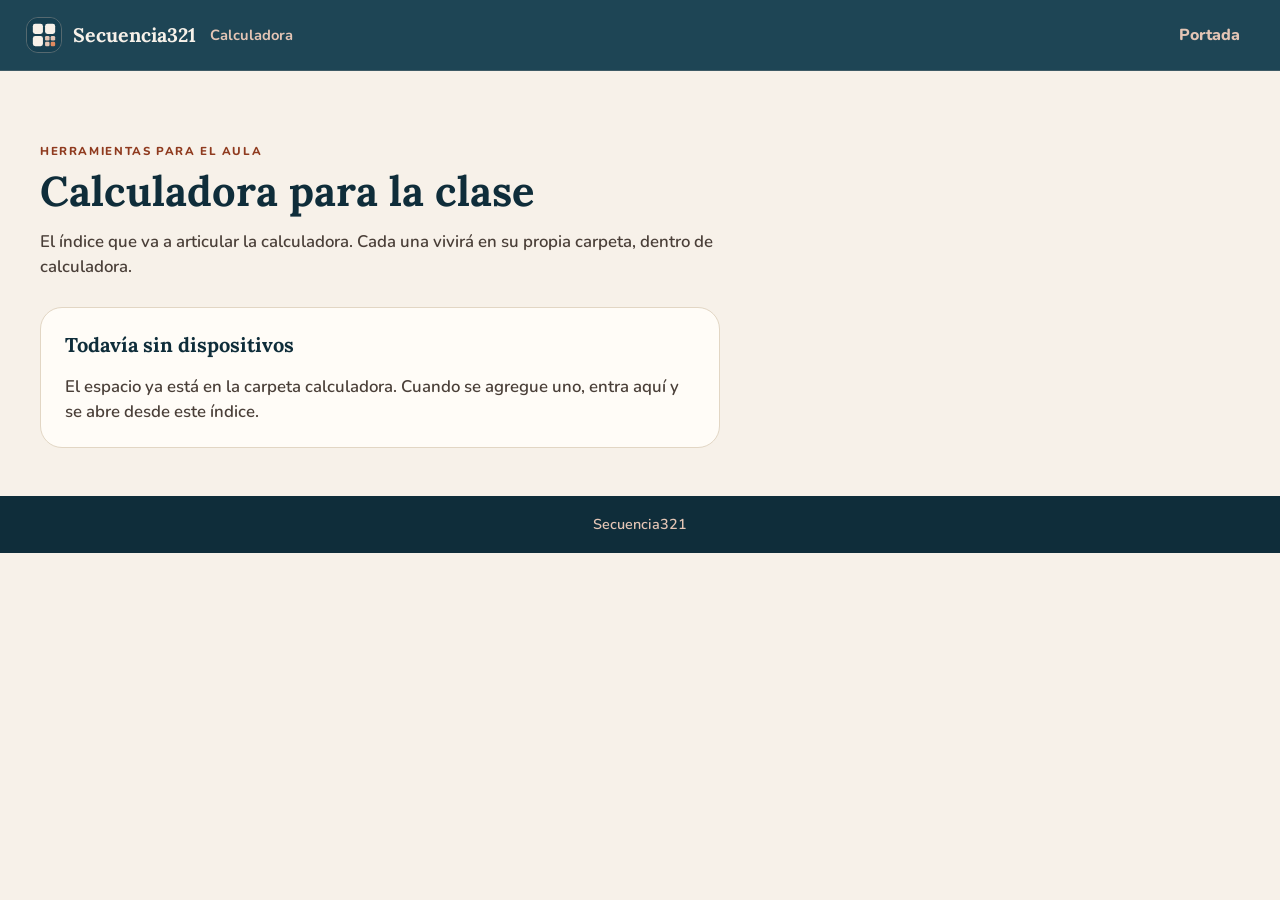
<file: herramientas/calculadora.html>
<!DOCTYPE html>
<html lang="es">
<head>
<meta charset="UTF-8">
<meta name="viewport" content="width=device-width, initial-scale=1">
<title>Calculadora · Secuencia321</title>
<link rel="icon" type="image/svg+xml" href="../favicon.svg">
<link rel="preconnect" href="https://fonts.googleapis.com">
<link rel="preconnect" href="https://fonts.gstatic.com" crossorigin>
<link href="https://fonts.googleapis.com/css2?family=Lora:wght@600;700&family=Nunito:wght@600;700;800&display=swap" rel="stylesheet">
<style>
:root{
  --pe-hondo:#0f2d3a; --pe-base:#173f50;
  --te-base:#a8512f; --te-claro:#e08a5f;
  --cr-puro:#fffcf7; --cr-base:#f7f1e9; --cr-borde:#e2d6c4; --si-rosa:#e4c5b5;
  --ti-base:#3d2523; --ti-suave:#4a3f38;
  --fam-titulo:'Lora', Georgia, serif;
  --fam-cuerpo:'Nunito', 'Segoe UI', system-ui, sans-serif;
}
*,*::before,*::after{box-sizing:border-box}
body{margin:0;font-family:var(--fam-cuerpo);font-weight:600;color:var(--ti-base);background:var(--cr-base);line-height:1.5}
:focus-visible{outline:2px solid var(--te-claro);outline-offset:3px}
.barra{position:sticky;top:0;z-index:40;background:rgba(23,63,80,.97);backdrop-filter:saturate(140%) blur(8px);border-bottom:1px solid rgba(228,197,181,.16)}
.barra-int{display:flex;align-items:center;gap:14px;min-height:70px;padding:12px clamp(18px,2vw,28px)}
.marca{display:flex;align-items:center;gap:11px;text-decoration:none;min-width:0}
.marca-icono{width:36px;height:36px;border-radius:12px;flex:0 0 auto;border:1px solid rgba(228,197,181,.28);overflow:hidden}
.marca-icono img{width:100%;height:100%;display:block}
.marca-txt{font-family:var(--fam-titulo);font-weight:700;font-size:1.22rem;color:var(--cr-base)}
.contexto{margin:0;color:var(--si-rosa);font-size:.92rem;font-weight:700}
.volver{margin-left:auto;text-decoration:none;color:var(--si-rosa);font-weight:800;padding:9px 14px;border-radius:9px;min-height:44px;display:inline-flex;align-items:center}
.volver:hover{background:rgba(228,197,181,.13);color:var(--cr-puro)}
main{max-width:760px;padding:clamp(36px,6vw,72px) clamp(18px,4vw,40px) 48px}
.etiqueta{margin:0 0 8px;font-size:.72rem;letter-spacing:.14em;font-weight:800;color:#8f3a1e;text-transform:uppercase}
h1{margin:0;font-family:var(--fam-titulo);font-weight:700;font-size:clamp(1.8rem,4vw,2.6rem);line-height:1.12;color:var(--pe-hondo)}
p{margin:14px 0 0;color:var(--ti-suave);font-size:1.05rem}
.espacio{margin-top:28px;padding:22px 24px;background:var(--cr-puro);border:1px solid var(--cr-borde);border-radius:22px}
.espacio strong{display:block;font-family:var(--fam-titulo);color:var(--pe-hondo);font-size:1.25rem}
.pie{padding:18px;text-align:center;color:var(--si-rosa);background:var(--pe-hondo);font-size:.9rem}
@media(max-width:720px){.contexto{display:none}}
</style>
</head>
<body>
<header class="barra">
  <div class="barra-int">
    <a class="marca" href="../index.html">
      <span class="marca-icono"><img src="../favicon.svg" alt="" width="36" height="36"></span>
      <span class="marca-txt">Secuencia321</span>
    </a>
    <p class="contexto">Calculadora</p>
    <a class="volver" href="../index.html">Portada</a>
  </div>
</header>
<main>
  <p class="etiqueta">Herramientas para el aula</p>
  <h1>Calculadora para la clase</h1>
  <p>El índice que va a articular la calculadora. Cada una vivirá en su propia carpeta, dentro de calculadora.</p>
  <section class="espacio">
    <strong>Todavía sin dispositivos</strong>
    <p>El espacio ya está en la carpeta calculadora. Cuando se agregue uno, entra aquí y se abre desde este índice.</p>
  </section>
</main>
<footer class="pie">Secuencia321</footer>
</body>
</html>
</file>
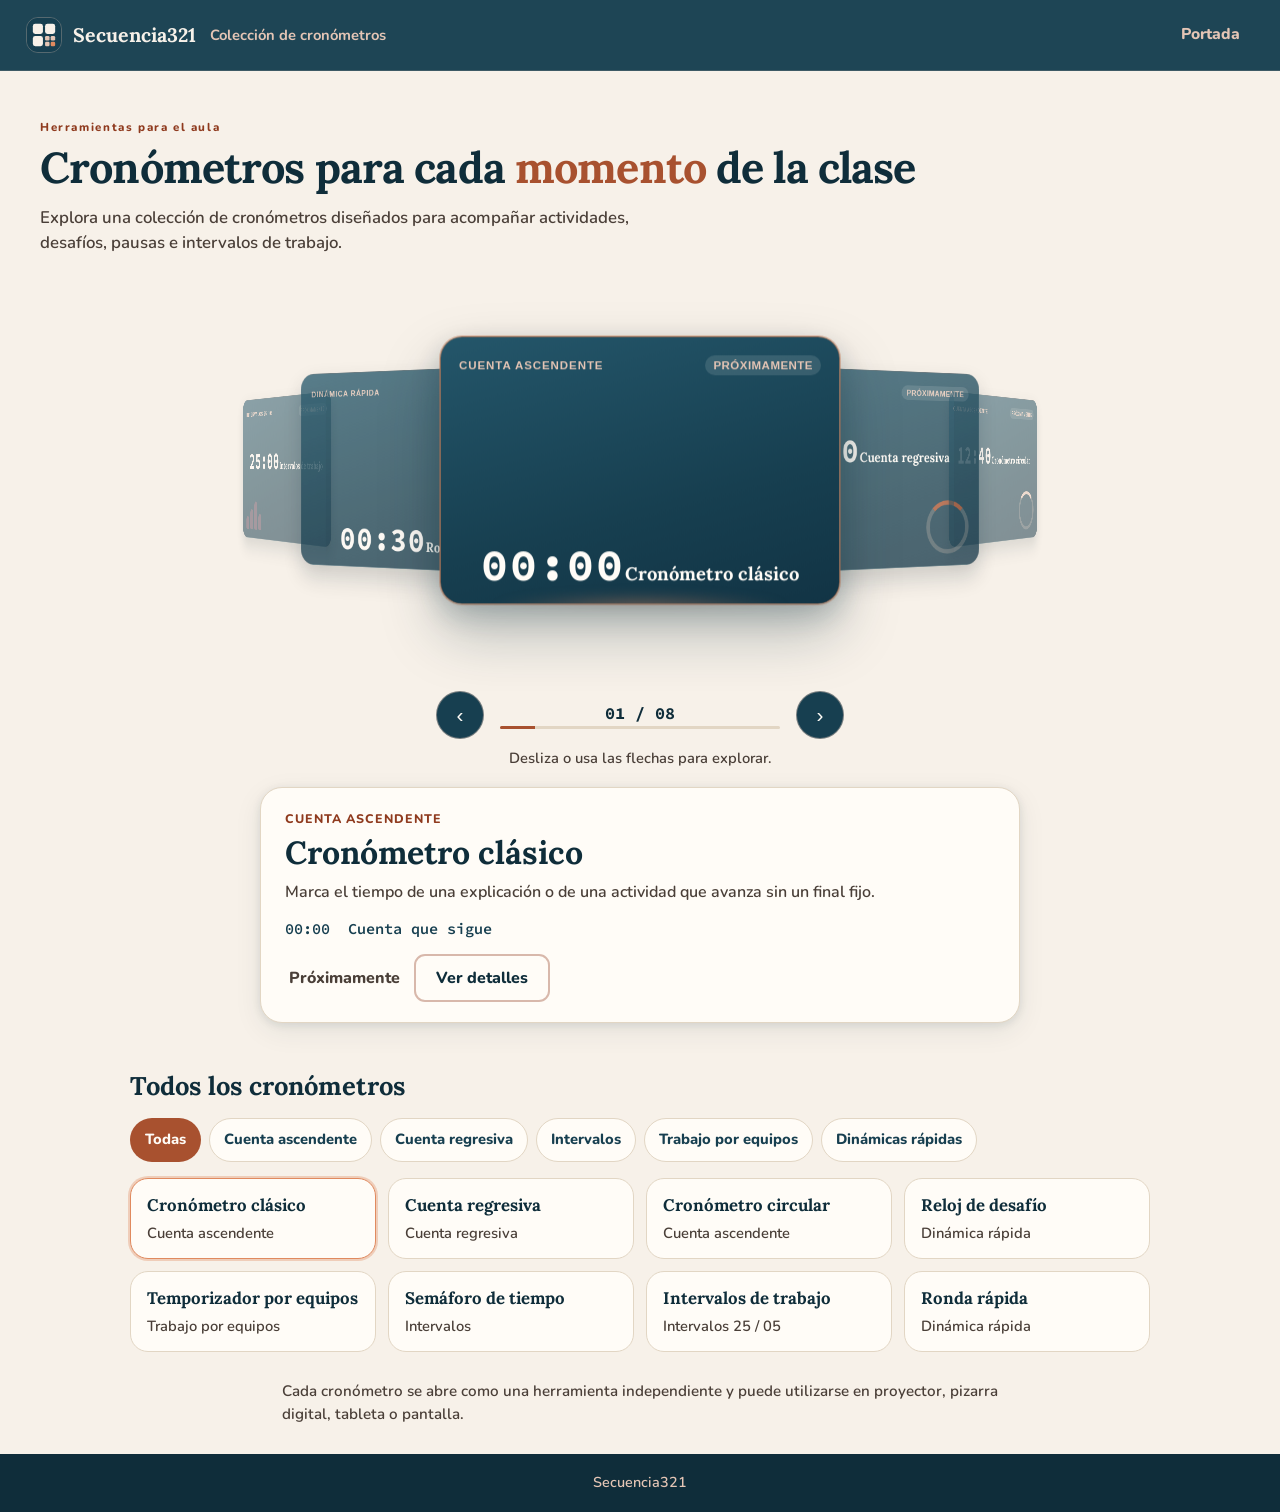
<file: herramientas/cronometro.html>
<!DOCTYPE html>
<html lang="es">
<head>
<meta charset="UTF-8">
<meta name="viewport" content="width=device-width, initial-scale=1">
<title>Cronómetro · Secuencia321</title>
<link rel="icon" type="image/svg+xml" href="../favicon.svg">
<link rel="preconnect" href="https://fonts.googleapis.com">
<link rel="preconnect" href="https://fonts.gstatic.com" crossorigin>
<link href="https://fonts.googleapis.com/css2?family=Lora:wght@600;700&family=Nunito:wght@600;700;800&family=Source+Code+Pro:wght@600;700&display=swap" rel="stylesheet">
<style>
:root{
  --pe-hondo:#0f2d3a; --pe-base:#173f50; --pe-medio:#2a4e5e; --pe-claro:#346375;
  --te-hondo:#8f3a1e; --te-base:#a8512f; --te-medio:#b55537; --te-claro:#e08a5f;
  --cr-puro:#fffcf7; --cr-base:#f7f1e9; --cr-hondo:#efe6d8; --cr-borde:#e2d6c4; --si-rosa:#e4c5b5;
  --ti-base:#3d2523; --ti-suave:#4a3f38;
  --fam-titulo:'Lora', Georgia, serif;
  --fam-cuerpo:'Nunito', 'Segoe UI', system-ui, sans-serif;
  --fam-num:'Source Code Pro', Consolas, monospace;
  --radio:14px;
  --sombra:0 2px 8px rgba(15,45,58,.10), 0 8px 28px rgba(15,45,58,.08);
  --sombra-alta:0 10px 28px rgba(15,45,58,.22), 0 28px 60px rgba(15,45,58,.28);
  --sal:cubic-bezier(.22,.8,.25,1);
  --dur:.58s;
}
*,*::before,*::after{box-sizing:border-box}
html,body{margin:0;overflow-x:hidden}
body{font-family:var(--fam-cuerpo);font-weight:600;color:var(--ti-base);background:var(--cr-base);line-height:1.5;-webkit-font-smoothing:antialiased}
:focus-visible{outline:2px solid var(--te-claro);outline-offset:3px}
.saltar{position:absolute;left:12px;top:0;z-index:80;transform:translateY(-130%);background:var(--cr-puro);color:var(--pe-hondo);padding:10px 16px;border-radius:0 0 12px 12px;font-weight:800;text-decoration:none}
.saltar:focus{transform:none}
.barra{position:sticky;top:0;z-index:40;background:rgba(23,63,80,.97);backdrop-filter:saturate(140%) blur(8px);border-bottom:1px solid rgba(228,197,181,.16)}
.barra-int{display:flex;align-items:center;gap:14px;min-height:70px;padding:12px clamp(18px,2vw,28px)}
.marca{display:flex;align-items:center;gap:11px;text-decoration:none;min-width:0}
.marca-icono{width:36px;height:36px;border-radius:12px;flex:0 0 auto;border:1px solid rgba(228,197,181,.28);overflow:hidden}
.marca-icono img{width:100%;height:100%;display:block}
.marca-txt{font-family:var(--fam-titulo);font-weight:700;font-size:1.22rem;color:var(--cr-base);white-space:nowrap}
.contexto{margin:0;color:var(--si-rosa);font-size:.92rem;font-weight:700;white-space:nowrap}
.volver{margin-left:auto;text-decoration:none;color:var(--si-rosa);font-weight:800;font-size:.98rem;padding:9px 14px;border-radius:9px;min-height:44px;display:inline-flex;align-items:center}
.volver:hover{background:rgba(228,197,181,.13);color:var(--cr-puro)}
.intro{padding:clamp(28px,4vw,48px) clamp(18px,4vw,40px) 8px;max-width:980px}
.etiqueta{margin:0 0 8px;font-size:.72rem;letter-spacing:.14em;font-weight:800;color:var(--te-hondo)}
h1{margin:0;font-family:var(--fam-titulo);font-weight:700;font-size:clamp(1.8rem,4vw,2.7rem);line-height:1.12;letter-spacing:-.02em;color:var(--pe-hondo)}
h1 .resalte{color:var(--te-base)}
.bajada{margin:12px 0 0;max-width:40rem;font-size:1.05rem;color:var(--ti-suave)}
.escenario{position:relative;height:clamp(280px,42vw,420px);margin:8px 0 0;perspective:1200px;perspective-origin:50% 46%;overflow:hidden;touch-action:none;cursor:grab}
.escenario:active{cursor:grabbing}
.halo{position:absolute;left:50%;top:54%;width:min(46vw,420px);height:180px;transform:translate(-50%,-40%);background:radial-gradient(circle, rgba(168,81,47,.28), transparent 68%);pointer-events:none;filter:blur(6px)}
.flujo{position:absolute;inset:0;transform-style:preserve-3d}
.pieza{position:absolute;left:50%;top:50%;width:min(42vw,400px);height:min(54vw,268px);margin:0;padding:0;border:0;background:transparent;transform:translate(-50%,-54%) translateX(calc(var(--x) + var(--arrastre, 0px))) translateZ(var(--z)) rotateY(var(--ry)) scale(var(--s));opacity:var(--o);z-index:var(--pila);transition:transform var(--dur) var(--sal),opacity var(--dur) var(--sal),filter var(--dur) var(--sal);filter:blur(var(--blur));cursor:pointer}
.pieza[hidden]{display:none}
.cara{height:100%;border-radius:22px;background:linear-gradient(165deg,#24566a 0%,#173f50 62%,#123445 100%);color:var(--cr-puro);border:1px solid rgba(228,197,181,.2);box-shadow:0 16px 30px rgba(8,22,30,.22);display:flex;flex-direction:column;justify-content:space-between;padding:18px 18px 16px;overflow:hidden;position:relative}
.pieza.activa .cara{box-shadow:var(--sombra-alta), 0 0 0 1px rgba(224,138,95,.45);border-color:rgba(224,138,95,.55)}
.pieza.activa .cara::after{content:"";position:absolute;left:12%;right:12%;bottom:-18px;height:28px;background:radial-gradient(ellipse, rgba(224,138,95,.45), transparent 70%);filter:blur(6px);pointer-events:none}
.mini-top{display:flex;justify-content:space-between;align-items:center;gap:8px;font-size:.72rem;letter-spacing:.08em;text-transform:uppercase;color:var(--si-rosa);font-weight:800}
.pronto{background:rgba(255,252,247,.12);border-radius:999px;padding:4px 8px;letter-spacing:.04em}
.cifra{font-family:var(--fam-num);font-weight:700;font-size:clamp(1.8rem,4vw,2.8rem);letter-spacing:.04em;line-height:1;color:var(--cr-puro)}
.mini-nombre{font-family:var(--fam-titulo);font-size:1.15rem;font-weight:700;margin:8px 0 0}
.anillo{width:74px;height:74px;border-radius:50%;border:6px solid rgba(228,197,181,.25);border-top-color:var(--acento, var(--te-claro));margin-left:auto}
.barra-t,.semaforo{display:flex;gap:6px;align-items:flex-end;height:54px}
.barra-t i{display:block;width:14px;border-radius:7px 7px 3px 3px;background:var(--acento, var(--te-claro));opacity:.85}
.semaforo i{width:18px;height:18px;border-radius:50%;background:rgba(228,197,181,.25)}
.semaforo i.on{background:var(--acento, var(--te-claro))}
.equipos{display:flex;gap:8px}
.equipos b{min-width:64px;padding:8px 10px;border-radius:12px;background:rgba(255,252,247,.08);font-family:var(--fam-num);font-size:.95rem}
.controles{display:flex;align-items:center;justify-content:center;gap:16px;padding:0 18px 8px}
.nav-btn{width:48px;height:48px;border-radius:999px;border:1px solid rgba(228,197,181,.45);background:#173f50;color:var(--cr-puro);cursor:pointer;font-size:1.3rem;line-height:1}
.nav-btn:hover{background:#1d4c62}
.posicion{min-width:5.5rem;text-align:center;font-family:var(--fam-num);font-weight:700;font-size:1.05rem;color:var(--pe-hondo)}
.pista{width:min(280px,46vw);height:3px;border-radius:3px;background:var(--cr-borde);overflow:hidden}
.pista span{display:block;height:100%;width:var(--avance);background:var(--te-base);transition:width var(--dur) var(--sal)}
.pista-ayuda{margin:0;text-align:center;color:var(--ti-suave);font-size:.92rem}
.panel{max-width:760px;margin:18px auto 8px;padding:22px 24px 20px;background:var(--cr-puro);border:1px solid var(--cr-borde);border-radius:22px;box-shadow:var(--sombra)}
.panel.cambia{animation:entra .42s var(--sal)}
@keyframes entra{from{opacity:.35;transform:translateY(8px)}to{opacity:1;transform:none}}
.panel .cat{margin:0;font-size:.78rem;letter-spacing:.08em;text-transform:uppercase;font-weight:800;color:var(--te-hondo)}
.panel h2{margin:6px 0 8px;font-family:var(--fam-titulo);font-size:clamp(1.5rem,3vw,2rem);color:var(--pe-hondo);line-height:1.15}
.panel p{margin:0;color:var(--ti-suave)}
.meta{display:flex;flex-wrap:wrap;gap:10px 18px;margin:14px 0;font-family:var(--fam-num);font-size:.95rem;color:var(--pe-base)}
.acciones{display:flex;flex-wrap:wrap;gap:10px}
.btn{display:inline-flex;align-items:center;justify-content:center;min-height:48px;padding:12px 20px;border-radius:11px;border:0;background:var(--te-base);color:var(--cr-puro);font:800 1rem/1 var(--fam-cuerpo);text-decoration:none;cursor:pointer;box-shadow:0 4px 14px rgba(143,58,30,.32)}
.btn:hover{background:var(--te-medio)}
.btn-sec{background:transparent;color:var(--pe-hondo);border:2px solid rgba(143,58,30,.35);box-shadow:none}
.btn-sec:hover{background:rgba(168,81,47,.08)}
.quieto{display:inline-flex;align-items:center;min-height:48px;padding:0 4px;color:var(--ti-suave);font-weight:800}
.todos{padding:36px clamp(18px,4vw,40px) 20px;max-width:1100px;margin:0 auto}
.todos h2{font-family:var(--fam-titulo);font-size:1.6rem;margin:0 0 12px;color:var(--pe-hondo)}
.filtros{display:flex;flex-wrap:wrap;gap:8px;margin:0 0 16px}
.filtros button{min-height:44px;padding:8px 14px;border-radius:999px;border:1px solid var(--cr-borde);background:var(--cr-puro);color:var(--pe-base);font:800 .92rem/1 var(--fam-cuerpo);cursor:pointer}
.filtros button[aria-pressed="true"]{background:var(--te-base);color:var(--cr-puro);border-color:transparent}
.rejilla{list-style:none;margin:0;padding:0;display:grid;grid-template-columns:repeat(auto-fill,minmax(220px,1fr));gap:12px}
.rejilla button{width:100%;text-align:left;border:1px solid var(--cr-borde);background:var(--cr-puro);border-radius:18px;padding:14px 16px;cursor:pointer;color:inherit;font:inherit}
.rejilla button[aria-current="true"]{border-color:var(--te-claro);box-shadow:0 0 0 2px rgba(224,138,95,.35)}
.rejilla strong{display:block;font-family:var(--fam-titulo);font-size:1.05rem;color:var(--pe-hondo)}
.rejilla span{display:block;margin-top:4px;color:var(--ti-suave);font-size:.92rem}
.nota{max-width:760px;margin:8px auto 28px;padding:0 22px;color:var(--ti-suave);font-size:.95rem}
.pie{padding:18px;text-align:center;color:var(--si-rosa);background:var(--pe-hondo);font-size:.9rem}
.vivo{position:absolute;width:1px;height:1px;overflow:hidden;clip:rect(0 0 0 0)}
@media(max-width:720px){
  .contexto{display:none}
  .escenario{height:300px}
  .pieza{width:min(68vw,320px);height:210px}
  .panel{margin-inline:16px}
}
@media(prefers-reduced-motion:reduce){
  .pieza,.pista span,.panel.cambia{transition:none;animation:none}
}
</style>
</head>
<body>
<a class="saltar" href="#contenido">Saltar al contenido</a>
<header class="barra">
  <div class="barra-int">
    <a class="marca" href="../index.html">
      <span class="marca-icono"><img src="../favicon.svg" alt="" width="36" height="36"></span>
      <span class="marca-txt">Secuencia321</span>
    </a>
    <p class="contexto">Colección de cronómetros</p>
    <a class="volver" href="../index.html">Portada</a>
  </div>
</header>
<main id="contenido">
  <section class="intro">
    <p class="etiqueta">Herramientas para el aula</p>
    <h1>Cronómetros para cada <span class="resalte">momento</span> de la clase</h1>
    <p class="bajada">Explora una colección de cronómetros diseñados para acompañar actividades, desafíos, pausas e intervalos de trabajo.</p>
  </section>
  <div class="escenario" id="escenario" tabindex="0" aria-roledescription="carrusel" aria-label="Colección de cronómetros">
    <div class="halo" aria-hidden="true"></div>
    <div class="flujo" id="flujo"></div>
  </div>
  <div class="controles">
    <button type="button" class="nav-btn" id="anterior" aria-label="Cronómetro anterior">‹</button>
    <div>
      <div class="posicion" id="posicion">01 / 08</div>
      <div class="pista" aria-hidden="true"><span id="avance"></span></div>
    </div>
    <button type="button" class="nav-btn" id="siguiente" aria-label="Cronómetro siguiente">›</button>
  </div>
  <p class="pista-ayuda">Desliza o usa las flechas para explorar.</p>
  <section class="panel" id="panel" aria-live="polite"></section>
  <p class="vivo" id="aviso" aria-live="polite"></p>
  <section class="todos" aria-labelledby="titulo-todos">
    <h2 id="titulo-todos">Todos los cronómetros</h2>
    <div class="filtros" id="filtros" role="group" aria-label="Filtrar por categoría"></div>
    <ul class="rejilla" id="rejilla"></ul>
  </section>
  <p class="nota">Cada cronómetro se abre como una herramienta independiente y puede utilizarse en proyector, pizarra digital, tableta o pantalla.</p>
</main>
<footer class="pie">Secuencia321</footer>
<script>
(function(){
  /* Colección demostrativa.
     Cuando el HTML de un cronómetro exista, escribe su ruta relativa en `ruta`
     (por ejemplo "cronometro/clasico.html", junto a este índice) y cambia `estado` a "disponible".
     Con `ruta` vacía no hay enlace: la pieza queda como «Próximamente». */
  var COLECCION = [
    {id:"clasico", nombre:"Cronómetro clásico", subtitulo:"Cuenta que sigue", descripcion:"Marca el tiempo de una explicación o de una actividad que avanza sin un final fijo.", ruta:"", imagen:"", categoria:"ascendente", modalidad:"Cuenta ascendente", cifra:"00:00", acento:"#e08a5f", estado:"proximamente", forma:"digitos"},
    {id:"regresiva", nombre:"Cuenta regresiva", subtitulo:"El cierre se ve", descripcion:"Una cuenta hacia cero para un desafío, una puesta en común o el final de una ronda.", ruta:"", imagen:"", categoria:"regresiva", modalidad:"Cuenta regresiva", cifra:"05:00", acento:"#a8512f", estado:"proximamente", forma:"anillo"},
    {id:"circular", nombre:"Cronómetro circular", subtitulo:"La vuelta completa", descripcion:"El tiempo se lee en un anillo. Sirve cuando el grupo necesita ver cuánto falta de un vistazo.", ruta:"", imagen:"", categoria:"ascendente", modalidad:"Cuenta ascendente", cifra:"12:40", acento:"#e4c5b5", estado:"proximamente", forma:"anillo"},
    {id:"desafio", nombre:"Reloj de desafío", subtitulo:"Una ronda corta", descripcion:"Pensado para un reto breve en el que el límite forma parte de la consigna.", ruta:"", imagen:"", categoria:"dinamicas", modalidad:"Dinámica rápida", cifra:"00:45", acento:"#e08a5f", estado:"proximamente", forma:"barra"},
    {id:"equipos", nombre:"Temporizador por equipos", subtitulo:"Turnos visibles", descripcion:"Dos o más tiempos en paralelo para que cada equipo vea su propio turno.", ruta:"", imagen:"", categoria:"equipos", modalidad:"Trabajo por equipos", cifra:"03:00", acento:"#327a52", estado:"proximamente", forma:"equipos"},
    {id:"semaforo", nombre:"Semáforo de tiempo", subtitulo:"Verde, ámbar, cierre", descripcion:"El color cambia con el tramo. Útil cuando el aviso no debe depender de leer la cifra.", ruta:"", imagen:"", categoria:"intervalos", modalidad:"Intervalos", cifra:"02:00", acento:"#b55537", estado:"proximamente", forma:"semaforo"},
    {id:"intervalos", nombre:"Intervalos de trabajo", subtitulo:"Trabajo y pausa", descripcion:"Alterna un tramo de trabajo y una pausa corta, sin tener que reiniciar a mano.", ruta:"", imagen:"", categoria:"intervalos", modalidad:"Intervalos 25 / 05", cifra:"25:00", acento:"#674a60", estado:"proximamente", forma:"barra"},
    {id:"ronda", nombre:"Ronda rápida", subtitulo:"Pocos segundos", descripcion:"Una ventana muy corta para responder, pasar la palabra o cerrar una idea.", ruta:"", imagen:"", categoria:"dinamicas", modalidad:"Dinámica rápida", cifra:"00:30", acento:"#e08a5f", estado:"proximamente", forma:"digitos"}
  ];
  var FILTROS = [
    ["todas","Todas"],
    ["ascendente","Cuenta ascendente"],
    ["regresiva","Cuenta regresiva"],
    ["intervalos","Intervalos"],
    ["equipos","Trabajo por equipos"],
    ["dinamicas","Dinámicas rápidas"]
  ];
  var filtro = "todas";
  var activo = 0;
  var arrastrando = false;
  var origen = 0;
  var delta = 0;
  var salto = false;
  var reducido = window.matchMedia("(prefers-reduced-motion: reduce)").matches;

  function lista(){
    return filtro === "todas" ? COLECCION : COLECCION.filter(function(c){ return c.categoria === filtro; });
  }
  function esc(s){
    return String(s).replace(/[&<>"]/g, function(c){
      if (c === "&") return "&" + "amp;";
      if (c === "<") return "&" + "lt;";
      if (c === ">") return "&" + "gt;";
      return "&" + "quot;";
    });
  }
  function cara(c){
    var extra = "";
    if (c.forma === "anillo") extra = '<div class="anillo" style="--acento:' + c.acento + '"></div>';
    if (c.forma === "barra") extra = '<div class="barra-t" style="--acento:' + c.acento + '"><i style="height:46%"></i><i style="height:72%"></i><i style="height:100%"></i><i style="height:58%"></i></div>';
    if (c.forma === "semaforo") extra = '<div class="semaforo" style="--acento:' + c.acento + '"><i class="on"></i><i></i><i></i></div>';
    if (c.forma === "equipos") extra = '<div class="equipos"><b>A 03:00</b><b>B 03:00</b></div>';
    var pronto = c.estado !== "disponible" || !c.ruta ? '<span class="pronto">Próximamente</span>' : "<span></span>";
    return '<span class="cara" style="--acento:' + c.acento + '"><span class="mini-top"><span>' + esc(c.modalidad) + '</span>' + pronto + '</span><span><span class="cifra">' + esc(c.cifra) + '</span><span class="mini-nombre">' + esc(c.nombre) + '</span></span>' + extra + '</span>';
  }
  function deltaDe(i, n){
    var d = i - activo;
    if (d > n / 2) d -= n;
    if (d < -n / 2) d += n;
    return d;
  }
  function medidas(){
    var w = document.getElementById("escenario").clientWidth;
    if (w < 640) return {paso:w * 0.46, giro:34, fondo:90, lejos:1.15};
    if (w < 980) return {paso:w * 0.30, giro:40, fondo:120, lejos:1.55};
    return {paso:Math.min(w * 0.24, 250), giro:46, fondo:150, lejos:1.72};
  }
  function colocar(){
    var items = lista();
    var n = items.length;
    var m = medidas();
    var piezas = document.querySelectorAll("#flujo .pieza");
    piezas.forEach(function(el, i){
      var d = deltaDe(i, n);
      var abs = Math.abs(d);
      var signo = d < 0 ? -1 : 1;
      var x = d === 0 ? 0 : signo * (m.paso + (abs - 1) * m.paso * 0.78);
      var visible = abs <= (window.innerWidth < 640 ? 1 : 2);
      el.style.setProperty("--x", x + "px");
      el.style.setProperty("--z", (-abs * m.fondo) + "px");
      el.style.setProperty("--ry", (signo * Math.min(abs, 2) * m.giro * 0.55) + "deg");
      el.style.setProperty("--s", String(Math.max(0.62, 1 - abs * 0.16)));
      el.style.setProperty("--o", visible ? String(Math.max(0.38, 1 - abs * 0.24)) : "0");
      el.style.setProperty("--blur", abs >= 2 && !reducido ? "0.6px" : "0px");
      el.style.setProperty("--pila", String(30 - abs));
      el.classList.toggle("activa", d === 0);
      el.hidden = !visible && abs > 2;
      el.tabIndex = d === 0 ? 0 : -1;
      el.setAttribute("aria-current", d === 0 ? "true" : "false");
    });
    var c = items[activo];
    var panel = document.getElementById("panel");
    var abrir = c.estado === "disponible" && c.ruta
      ? '<a class="btn" href="' + esc(c.ruta) + '">Abrir cronómetro</a>'
      : '<span class="quieto">Próximamente</span>';
    panel.innerHTML = '<p class="cat">' + esc(c.modalidad) + '</p><h2>' + esc(c.nombre) + '</h2><p>' + esc(c.descripcion) + '</p><div class="meta"><span>' + esc(c.cifra) + '</span><span>' + esc(c.subtitulo) + '</span></div><div class="acciones">' + abrir + '<button type="button" class="btn btn-sec" id="ver-detalle">Ver detalles</button></div>';
    panel.classList.remove("cambia");
    if (!reducido){ void panel.offsetWidth; panel.classList.add("cambia"); }
    var nro = String(activo + 1).padStart(2, "0");
    var total = String(n).padStart(2, "0");
    document.getElementById("posicion").textContent = nro + " / " + total;
    document.getElementById("avance").style.setProperty("--avance", ((activo + 1) / n * 100) + "%");
    document.getElementById("aviso").textContent = c.nombre + ". " + nro + " de " + total + ".";
    document.querySelectorAll("#rejilla button").forEach(function(b){
      b.setAttribute("aria-current", b.dataset.id === c.id ? "true" : "false");
    });
    var ver = document.getElementById("ver-detalle");
    if (ver) ver.addEventListener("click", function(){
      var destino = document.querySelector('#rejilla button[data-id="' + c.id + '"]');
      if (destino){ destino.scrollIntoView({block:"nearest", behavior: reducido ? "auto" : "smooth"}); destino.focus(); }
    });
  }
  function pintarFlujo(){
    var items = lista();
    if (activo >= items.length) activo = 0;
    document.getElementById("flujo").innerHTML = items.map(function(c, i){
      return '<button type="button" class="pieza" data-i="' + i + '" aria-label="' + esc(c.nombre) + '">' + cara(c) + '</button>';
    }).join("");
    document.getElementById("rejilla").innerHTML = items.map(function(c){
      return '<li><button type="button" data-id="' + c.id + '"><strong>' + esc(c.nombre) + '</strong><span>' + esc(c.modalidad) + '</span></button></li>';
    }).join("");
    document.querySelectorAll("#flujo .pieza").forEach(function(el){
      el.addEventListener("click", function(){
        if (salto) return;
        ir(Number(el.dataset.i));
      });
    });
    document.querySelectorAll("#rejilla button").forEach(function(el){
      el.addEventListener("click", function(){
        var items = lista();
        var i = items.findIndex(function(c){ return c.id === el.dataset.id; });
        if (i >= 0){ ir(i); document.getElementById("escenario").scrollIntoView({block:"nearest", behavior: reducido ? "auto" : "smooth"}); }
      });
    });
    colocar();
  }
  function ir(i){
    var n = lista().length;
    activo = (i + n) % n;
    colocar();
  }
  document.getElementById("anterior").addEventListener("click", function(){ ir(activo - 1); });
  document.getElementById("siguiente").addEventListener("click", function(){ ir(activo + 1); });
  document.getElementById("escenario").addEventListener("keydown", function(e){
    if (e.key === "ArrowRight"){ e.preventDefault(); ir(activo + 1); }
    if (e.key === "ArrowLeft"){ e.preventDefault(); ir(activo - 1); }
  });
  var escenario = document.getElementById("escenario");
  escenario.addEventListener("pointerdown", function(e){
    if (e.button !== undefined && e.button !== 0) return;
    arrastrando = true;
    origen = e.clientX;
    delta = 0;
    salto = false;
    escenario.setPointerCapture(e.pointerId);
  });
  escenario.addEventListener("pointermove", function(e){
    if (!arrastrando) return;
    delta = e.clientX - origen;
    if (Math.abs(delta) > 8) salto = true;
    escenario.style.setProperty("--arrastre", (delta * 0.35) + "px");
    document.querySelectorAll("#flujo .pieza").forEach(function(el){
      el.style.setProperty("--arrastre", (delta * 0.35) + "px");
    });
  });
  function soltar(){
    if (!arrastrando) return;
    arrastrando = false;
    document.querySelectorAll("#flujo .pieza").forEach(function(el){ el.style.setProperty("--arrastre", "0px"); });
    if (delta < -56) ir(activo + 1);
    else if (delta > 56) ir(activo - 1);
    setTimeout(function(){ salto = false; }, 40);
  }
  escenario.addEventListener("pointerup", soltar);
  escenario.addEventListener("pointercancel", soltar);
  escenario.addEventListener("wheel", function(e){
    var horizontal = Math.abs(e.deltaX) > Math.abs(e.deltaY) || e.shiftKey;
    if (!horizontal) return;
    e.preventDefault();
    var dx = Math.abs(e.deltaX) > Math.abs(e.deltaY) ? e.deltaX : e.deltaY;
    if (Math.abs(dx) < 12 || escenario.dataset.rueda) return;
    escenario.dataset.rueda = "1";
    if (dx > 0) ir(activo + 1); else ir(activo - 1);
    setTimeout(function(){ delete escenario.dataset.rueda; }, 460);
  }, {passive:false});
  document.getElementById("filtros").innerHTML = FILTROS.map(function(f){
    return '<button type="button" data-filtro="' + f[0] + '" aria-pressed="' + (f[0] === "todas" ? "true" : "false") + '">' + f[1] + '</button>';
  }).join("");
  document.getElementById("filtros").addEventListener("click", function(e){
    var b = e.target.closest("[data-filtro]");
    if (!b) return;
    filtro = b.dataset.filtro;
    activo = 0;
    document.querySelectorAll("#filtros button").forEach(function(x){ x.setAttribute("aria-pressed", x === b ? "true" : "false"); });
    pintarFlujo();
  });
  window.addEventListener("resize", colocar);
  pintarFlujo();
})();
</script>
</body>
</html>
</file>
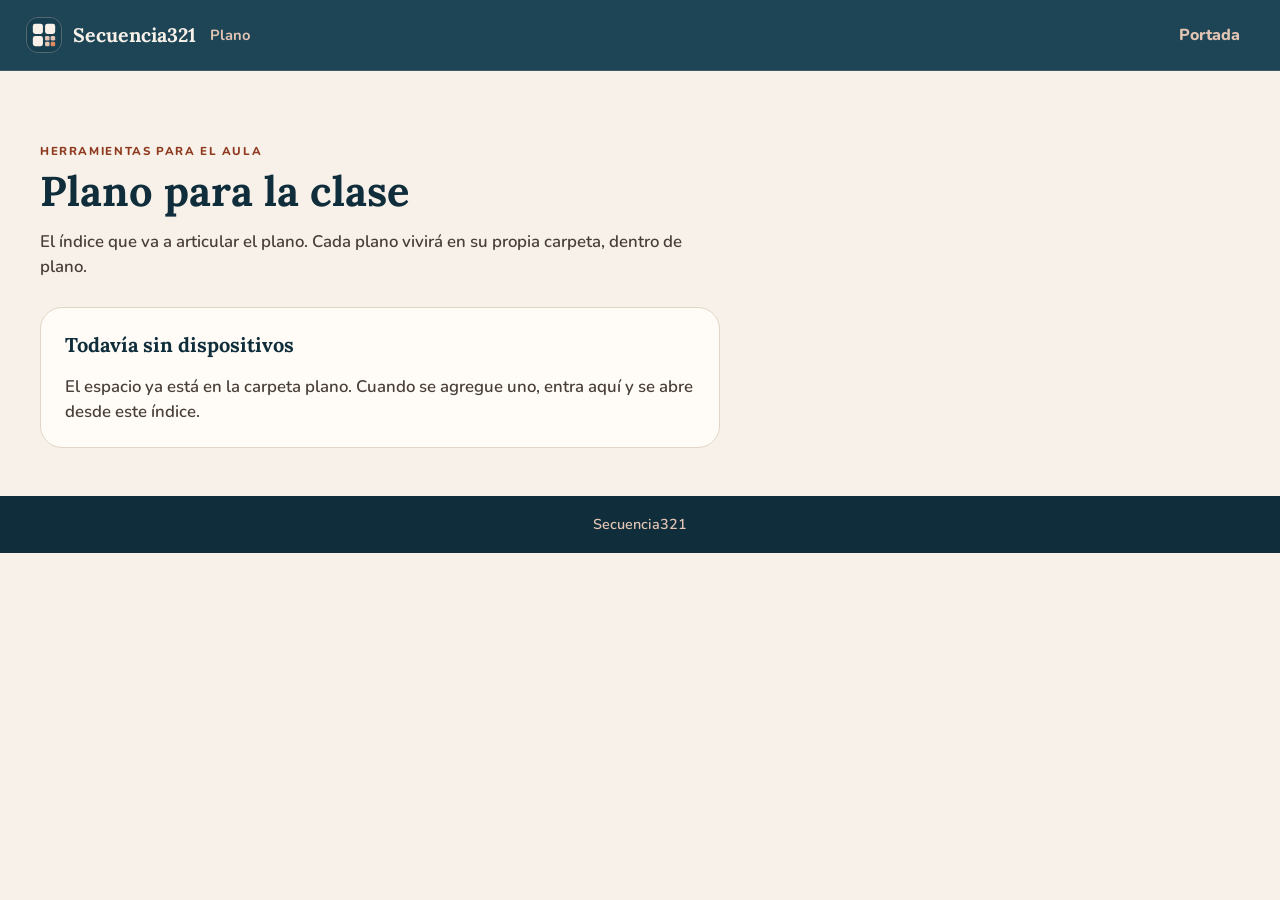
<file: herramientas/plano.html>
<!DOCTYPE html>
<html lang="es">
<head>
<meta charset="UTF-8">
<meta name="viewport" content="width=device-width, initial-scale=1">
<title>Plano · Secuencia321</title>
<link rel="icon" type="image/svg+xml" href="../favicon.svg">
<link rel="preconnect" href="https://fonts.googleapis.com">
<link rel="preconnect" href="https://fonts.gstatic.com" crossorigin>
<link href="https://fonts.googleapis.com/css2?family=Lora:wght@600;700&family=Nunito:wght@600;700;800&display=swap" rel="stylesheet">
<style>
:root{
  --pe-hondo:#0f2d3a; --pe-base:#173f50;
  --te-base:#a8512f; --te-claro:#e08a5f;
  --cr-puro:#fffcf7; --cr-base:#f7f1e9; --cr-borde:#e2d6c4; --si-rosa:#e4c5b5;
  --ti-base:#3d2523; --ti-suave:#4a3f38;
  --fam-titulo:'Lora', Georgia, serif;
  --fam-cuerpo:'Nunito', 'Segoe UI', system-ui, sans-serif;
}
*,*::before,*::after{box-sizing:border-box}
body{margin:0;font-family:var(--fam-cuerpo);font-weight:600;color:var(--ti-base);background:var(--cr-base);line-height:1.5}
:focus-visible{outline:2px solid var(--te-claro);outline-offset:3px}
.barra{position:sticky;top:0;z-index:40;background:rgba(23,63,80,.97);backdrop-filter:saturate(140%) blur(8px);border-bottom:1px solid rgba(228,197,181,.16)}
.barra-int{display:flex;align-items:center;gap:14px;min-height:70px;padding:12px clamp(18px,2vw,28px)}
.marca{display:flex;align-items:center;gap:11px;text-decoration:none;min-width:0}
.marca-icono{width:36px;height:36px;border-radius:12px;flex:0 0 auto;border:1px solid rgba(228,197,181,.28);overflow:hidden}
.marca-icono img{width:100%;height:100%;display:block}
.marca-txt{font-family:var(--fam-titulo);font-weight:700;font-size:1.22rem;color:var(--cr-base)}
.contexto{margin:0;color:var(--si-rosa);font-size:.92rem;font-weight:700}
.volver{margin-left:auto;text-decoration:none;color:var(--si-rosa);font-weight:800;padding:9px 14px;border-radius:9px;min-height:44px;display:inline-flex;align-items:center}
.volver:hover{background:rgba(228,197,181,.13);color:var(--cr-puro)}
main{max-width:760px;padding:clamp(36px,6vw,72px) clamp(18px,4vw,40px) 48px}
.etiqueta{margin:0 0 8px;font-size:.72rem;letter-spacing:.14em;font-weight:800;color:#8f3a1e;text-transform:uppercase}
h1{margin:0;font-family:var(--fam-titulo);font-weight:700;font-size:clamp(1.8rem,4vw,2.6rem);line-height:1.12;color:var(--pe-hondo)}
p{margin:14px 0 0;color:var(--ti-suave);font-size:1.05rem}
.espacio{margin-top:28px;padding:22px 24px;background:var(--cr-puro);border:1px solid var(--cr-borde);border-radius:22px}
.espacio strong{display:block;font-family:var(--fam-titulo);color:var(--pe-hondo);font-size:1.25rem}
.pie{padding:18px;text-align:center;color:var(--si-rosa);background:var(--pe-hondo);font-size:.9rem}
@media(max-width:720px){.contexto{display:none}}
</style>
</head>
<body>
<header class="barra">
  <div class="barra-int">
    <a class="marca" href="../index.html">
      <span class="marca-icono"><img src="../favicon.svg" alt="" width="36" height="36"></span>
      <span class="marca-txt">Secuencia321</span>
    </a>
    <p class="contexto">Plano</p>
    <a class="volver" href="../index.html">Portada</a>
  </div>
</header>
<main>
  <p class="etiqueta">Herramientas para el aula</p>
  <h1>Plano para la clase</h1>
  <p>El índice que va a articular el plano. Cada plano vivirá en su propia carpeta, dentro de plano.</p>
  <section class="espacio">
    <strong>Todavía sin dispositivos</strong>
    <p>El espacio ya está en la carpeta plano. Cuando se agregue uno, entra aquí y se abre desde este índice.</p>
  </section>
</main>
<footer class="pie">Secuencia321</footer>
</body>
</html>
</file>
